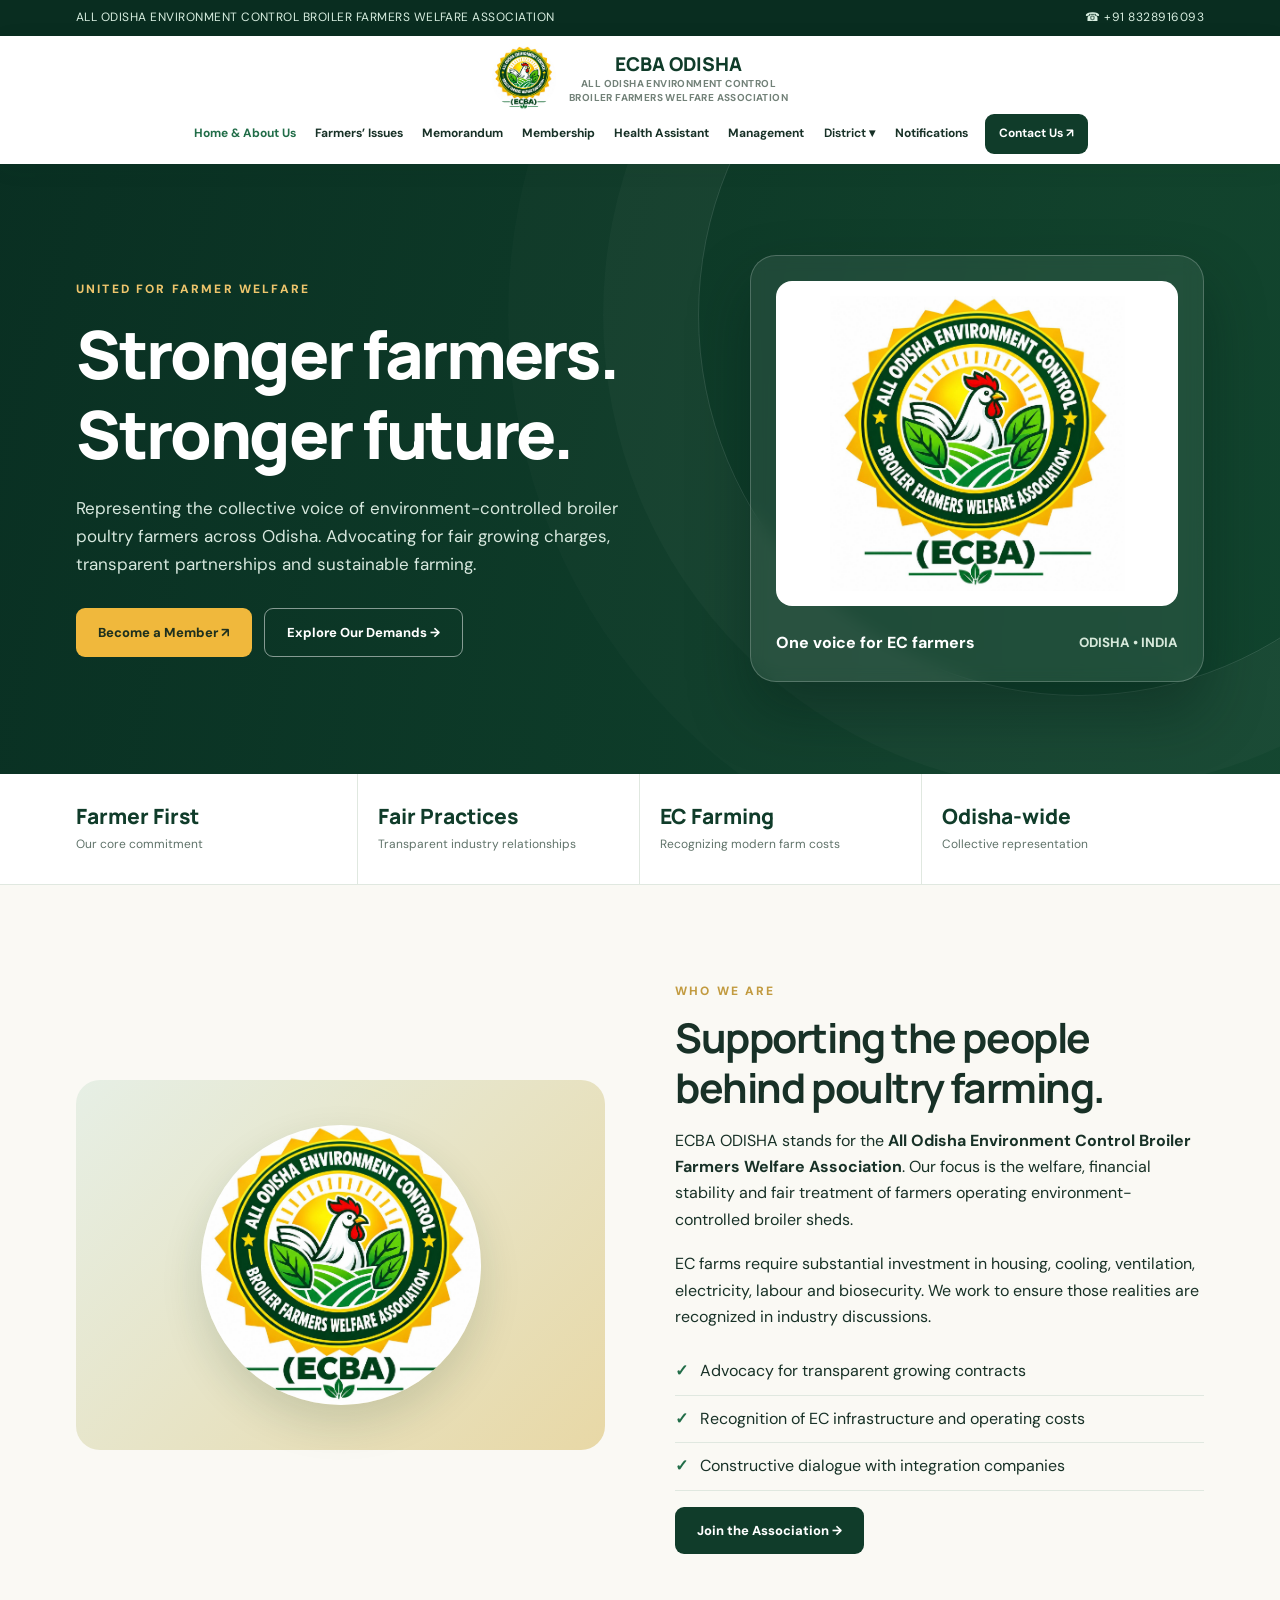
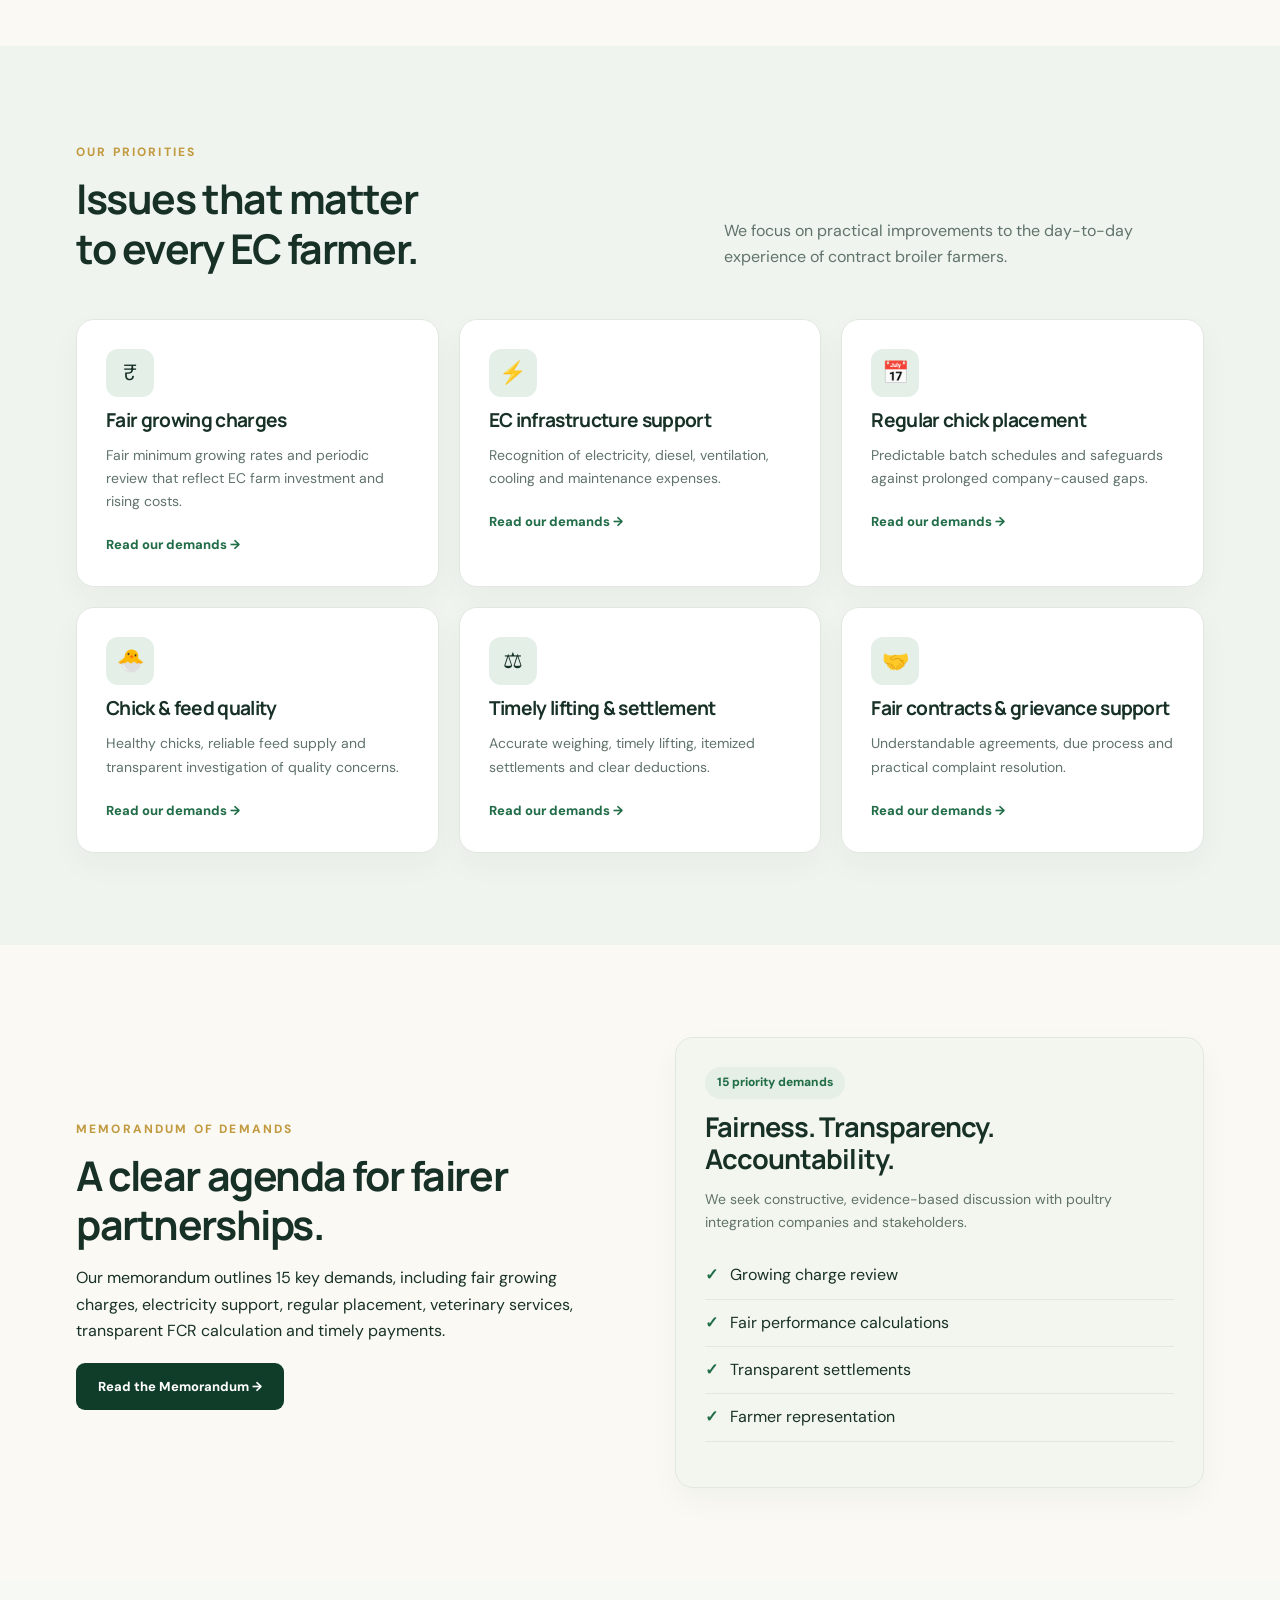
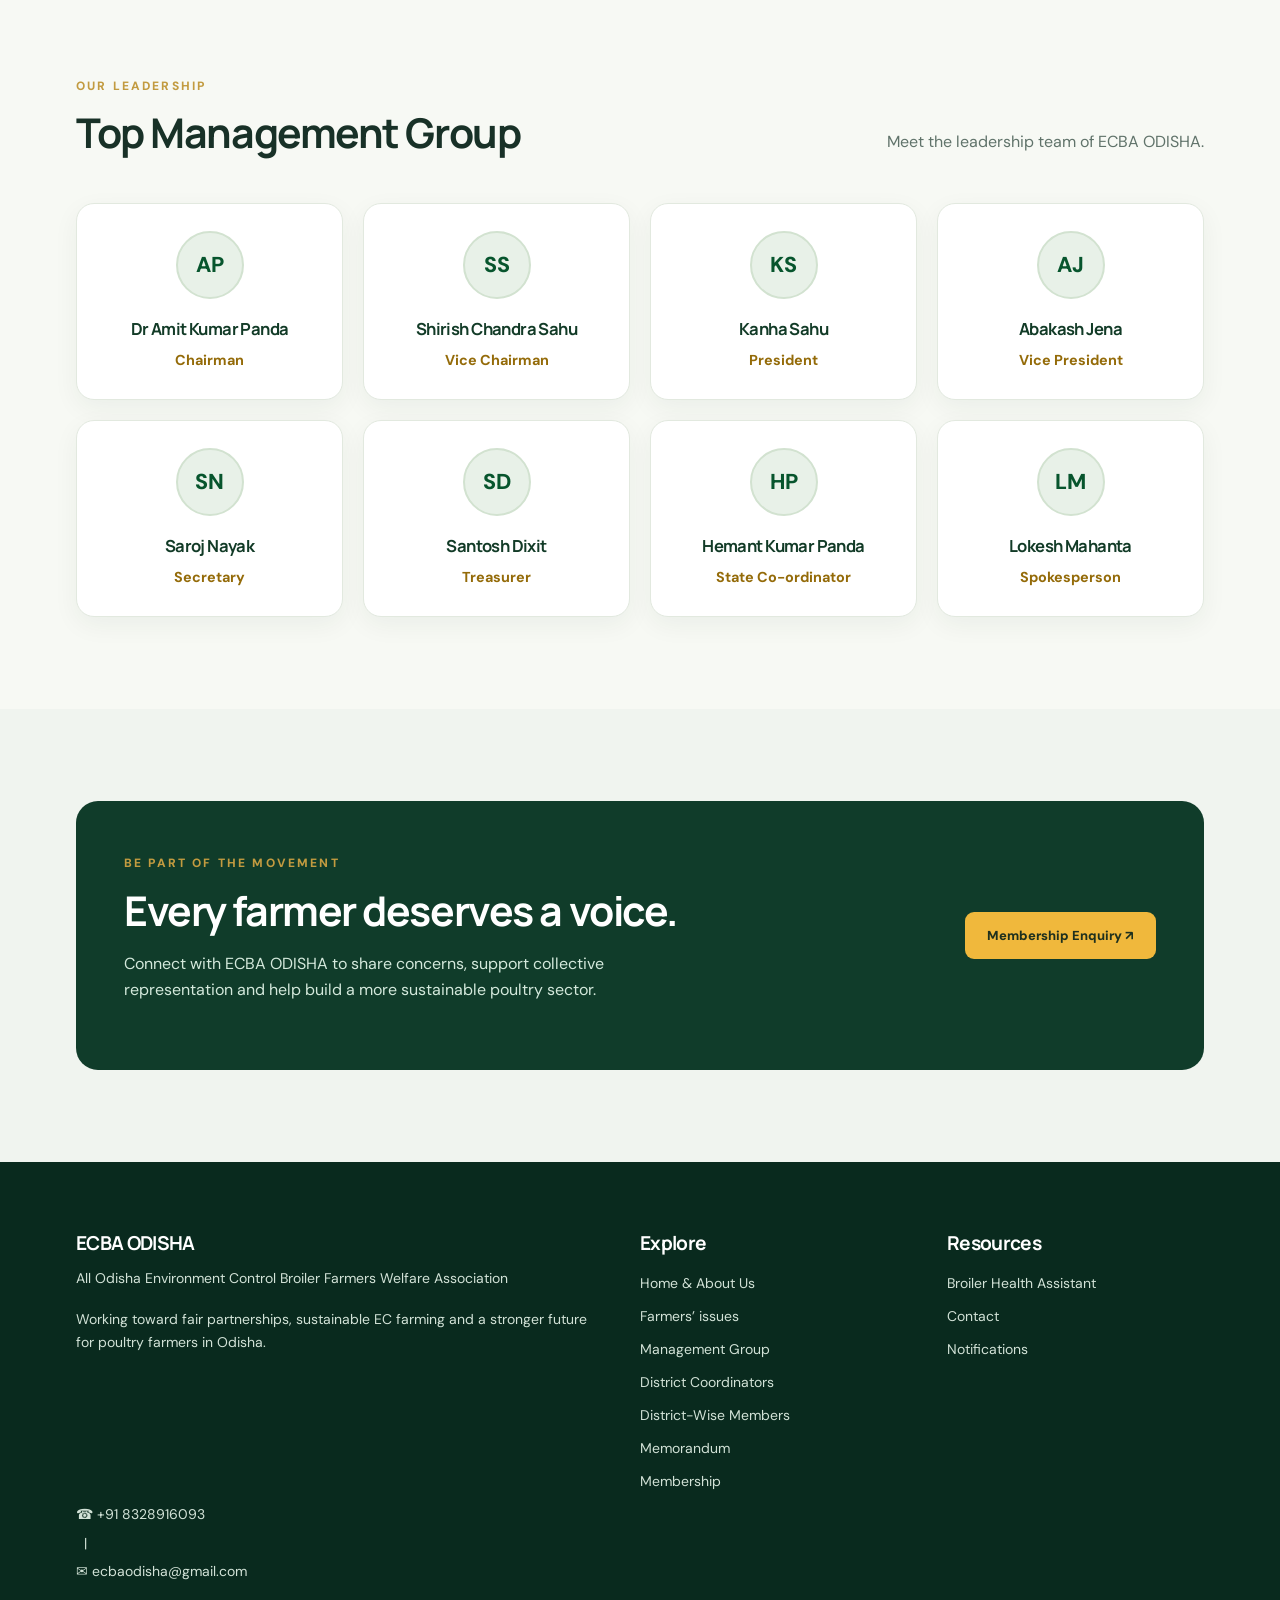
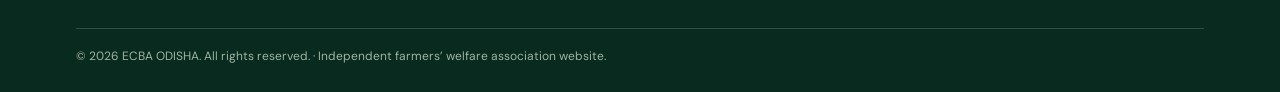
<file: index.html>
<!DOCTYPE html>
<html lang="en"><head>
<!-- Google tag (gtag.js) -->
<script async src="https://www.googletagmanager.com/gtag/js?id=G-P5WNPH2F5T"></script>
<script>
  window.dataLayer = window.dataLayer || [];
  function gtag(){dataLayer.push(arguments);}
  gtag('js', new Date());
  gtag('config', 'G-P5WNPH2F5T');
</script>
<meta charset="utf-8"/><meta content="width=device-width,initial-scale=1" name="viewport"/><meta content="ECBA ODISHA – All Odisha Environment Control Broiler Farmers Welfare Association. Supporting environment-controlled broiler farmers across Odisha." name="description"/><title>Home | ECBA ODISHA</title><link href="ecba-logo.jpg" rel="icon"/><link href="style.css" rel="stylesheet"/></head><body><div class="topbar"><div class="container"><span>ALL ODISHA ENVIRONMENT CONTROL BROILER FARMERS WELFARE ASSOCIATION</span><a href="tel:+918328916093" style="color:inherit;text-decoration:none">☎ +91 8328916093</a></div></div><header class="nav"><div class="container navinner"><a class="brand" href="index.html"><img alt="ECBA ODISHA official logo" src="ecba-logo.jpg"/><span><b>ECBA ODISHA</b><small>ALL ODISHA ENVIRONMENT CONTROL<br/>BROILER FARMERS WELFARE ASSOCIATION</small></span></a><button aria-expanded="false" aria-label="Toggle navigation" class="menu-btn" onclick="toggleMenu(this)">☰</button><nav class="links" id="navlinks"><a class="active" href="index.html">Home &amp; About Us</a><a class="" href="index.html#issues">Farmers’ Issues</a><a class="" href="memorandum.html">Memorandum</a><a class="" href="member.html">Membership</a><a class="" href="health.html">Health Assistant</a><a href="index.html#management">Management</a><div class="district-menu"><button aria-expanded="false" class="district-toggle" onclick="this.setAttribute('aria-expanded',this.getAttribute('aria-expanded')==='true'?'false':'true')" type="button">District ▾</button><div class="district-submenu"><a href="district-coordinators.html">District Coordinators</a><a href="district-members.html">District-Wise Members</a></div></div><a class="" href="notifications.html">Notifications</a><a class="btn btn-green" href="contact.html">Contact Us ↗</a></nav></div></header><main><div class="hero"><div class="container hero-grid"><div><div class="eyebrow">UNITED FOR FARMER WELFARE</div><h1>Stronger farmers.<br/>Stronger future.</h1><p>Representing the collective voice of environment-controlled broiler poultry farmers across Odisha. Advocating for fair growing charges, transparent partnerships and sustainable farming.</p><div class="actions"><a class="btn btn-gold" href="member.html">Become a Member ↗</a><a class="btn btn-outline" href="memorandum.html">Explore Our Demands →</a></div></div><div class="hero-card"><img alt="Official ECBA ODISHA association emblem" src="ecba-logo.jpg"/><div class="caption"><span>One voice for EC farmers</span><small>ODISHA • INDIA</small></div></div></div></div><div class="stats"><div class="container statsgrid"><div class="stat"><strong>Farmer First</strong><span>Our core commitment</span></div><div class="stat"><strong>Fair Practices</strong><span>Transparent industry relationships</span></div><div class="stat"><strong>EC Farming</strong><span>Recognizing modern farm costs</span></div><div class="stat"><strong>Odisha-wide</strong><span>Collective representation</span></div></div></div><section id="about"><div class="container split"><div class="photo-block"><img alt="ECBA ODISHA official emblem" src="ecba-logo.jpg"/></div><div><span class="eyebrow">WHO WE ARE</span><h2>Supporting the people behind poultry farming.</h2><p>ECBA ODISHA stands for the <b>All Odisha Environment Control Broiler Farmers Welfare Association</b>. Our focus is the welfare, financial stability and fair treatment of farmers operating environment-controlled broiler sheds.</p><p>EC farms require substantial investment in housing, cooling, ventilation, electricity, labour and biosecurity. We work to ensure those realities are recognized in industry discussions.</p><ul class="checks"><li>Advocacy for transparent growing contracts</li><li>Recognition of EC infrastructure and operating costs</li><li>Constructive dialogue with integration companies</li></ul><a class="btn btn-green" href="member.html">Join the Association →</a></div></div></section><section class="tint" id="issues"><div class="container"><div class="sectionhead"><div><span class="eyebrow">OUR PRIORITIES</span><h2>Issues that matter<br/>to every EC farmer.</h2></div><p>We focus on practical improvements to the day-to-day experience of contract broiler farmers.</p></div><div class="grid3"><article class="card"><span class="icon">₹</span><h3>Fair growing charges</h3><p>Fair minimum growing rates and periodic review that reflect EC farm investment and rising costs.</p><a href="memorandum.html">Read our demands →</a></article><article class="card"><span class="icon">⚡</span><h3>EC infrastructure support</h3><p>Recognition of electricity, diesel, ventilation, cooling and maintenance expenses.</p><a href="memorandum.html">Read our demands →</a></article><article class="card"><span class="icon">📅</span><h3>Regular chick placement</h3><p>Predictable batch schedules and safeguards against prolonged company-caused gaps.</p><a href="memorandum.html">Read our demands →</a></article><article class="card"><span class="icon">🐣</span><h3>Chick &amp; feed quality</h3><p>Healthy chicks, reliable feed supply and transparent investigation of quality concerns.</p><a href="memorandum.html">Read our demands →</a></article><article class="card"><span class="icon">⚖</span><h3>Timely lifting &amp; settlement</h3><p>Accurate weighing, timely lifting, itemized settlements and clear deductions.</p><a href="memorandum.html">Read our demands →</a></article><article class="card"><span class="icon">🤝</span><h3>Fair contracts &amp; grievance support</h3><p>Understandable agreements, due process and practical complaint resolution.</p><a href="memorandum.html">Read our demands →</a></article></div></div></section><section><div class="container split"><div><span class="eyebrow">MEMORANDUM OF DEMANDS</span><h2>A clear agenda for fairer partnerships.</h2><p>Our memorandum outlines 15 key demands, including fair growing charges, electricity support, regular placement, veterinary services, transparent FCR calculation and timely payments.</p><a class="btn btn-green" href="memorandum.html">Read the Memorandum →</a></div><div class="card" style="background:#f3f6ee"><span class="pill">15 priority demands</span><h3 style="font-size:1.7rem">Fairness. Transparency. Accountability.</h3><p>We seek constructive, evidence-based discussion with poultry integration companies and stakeholders.</p><ul class="checks"><li>Growing charge review</li><li>Fair performance calculations</li><li>Transparent settlements</li><li>Farmer representation</li></ul></div></div></section><section class="management-section" id="management"><div class="container"><div class="sectionhead"><div><span class="eyebrow">OUR LEADERSHIP</span><h2>Top Management Group</h2></div><p>Meet the leadership team of ECBA ODISHA.</p></div><div class="management-grid"><article class="leader-card"><div aria-hidden="true" class="leader-avatar">AP</div><h3>Dr Amit Kumar Panda</h3><p>Chairman</p></article><article class="leader-card"><div aria-hidden="true" class="leader-avatar">SS</div><h3>Shirish Chandra Sahu</h3><p>Vice Chairman</p></article><article class="leader-card"><div aria-hidden="true" class="leader-avatar">KS</div><h3>Kanha Sahu</h3><p>President</p></article><article class="leader-card"><div aria-hidden="true" class="leader-avatar">AJ</div><h3>Abakash Jena</h3><p>Vice President</p></article><article class="leader-card"><div aria-hidden="true" class="leader-avatar">SN</div><h3>Saroj Nayak</h3><p>Secretary</p></article><article class="leader-card"><div aria-hidden="true" class="leader-avatar">SD</div><h3>Santosh Dixit</h3><p>Treasurer</p></article><article class="leader-card"><div aria-hidden="true" class="leader-avatar">HP</div><h3>Hemant Kumar Panda</h3><p>State Co-ordinator</p></article><article class="leader-card"><div aria-hidden="true" class="leader-avatar">LM</div><h3>Lokesh Mahanta</h3><p>Spokesperson</p></article></div></div></section><section class="tint"><div class="container"><div class="banner"><div><span class="eyebrow">BE PART OF THE MOVEMENT</span><h2>Every farmer deserves a voice.</h2><p>Connect with ECBA ODISHA to share concerns, support collective representation and help build a more sustainable poultry sector.</p></div><a class="btn btn-gold" href="member.html">Membership Enquiry ↗</a></div></div></section></main><footer class="footer"><div class="container"><div class="footergrid"><div><h3>ECBA ODISHA</h3><p>All Odisha Environment Control Broiler Farmers Welfare Association</p><p>Working toward fair partnerships, sustainable EC farming and a stronger future for poultry farmers in Odisha.</p></div><div><h3>Explore</h3><a href="index.html">Home &amp; About Us</a><a href="index.html#issues">Farmers’ issues</a><a href="index.html#management">Management Group</a><a href="district-coordinators.html">District Coordinators</a><a href="district-members.html">District-Wise Members</a><a href="memorandum.html">Memorandum</a><a href="member.html">Membership</a></div><div><h3>Resources</h3><a href="health.html">Broiler Health Assistant</a><a href="contact.html">Contact</a><a href="notifications.html">Notifications</a></div></div><p><a href="tel:+918328916093" style="color:inherit">☎ +91 8328916093</a>   |   <a href="mailto:ecbaodisha@gmail.com" style="color:inherit">✉ ecbaodisha@gmail.com</a></p><div class="footbottom">© 2026 ECBA ODISHA. All rights reserved. · Independent farmers’ welfare association website.</div></div></footer><script src="script.js"></script></body></html>
</file>
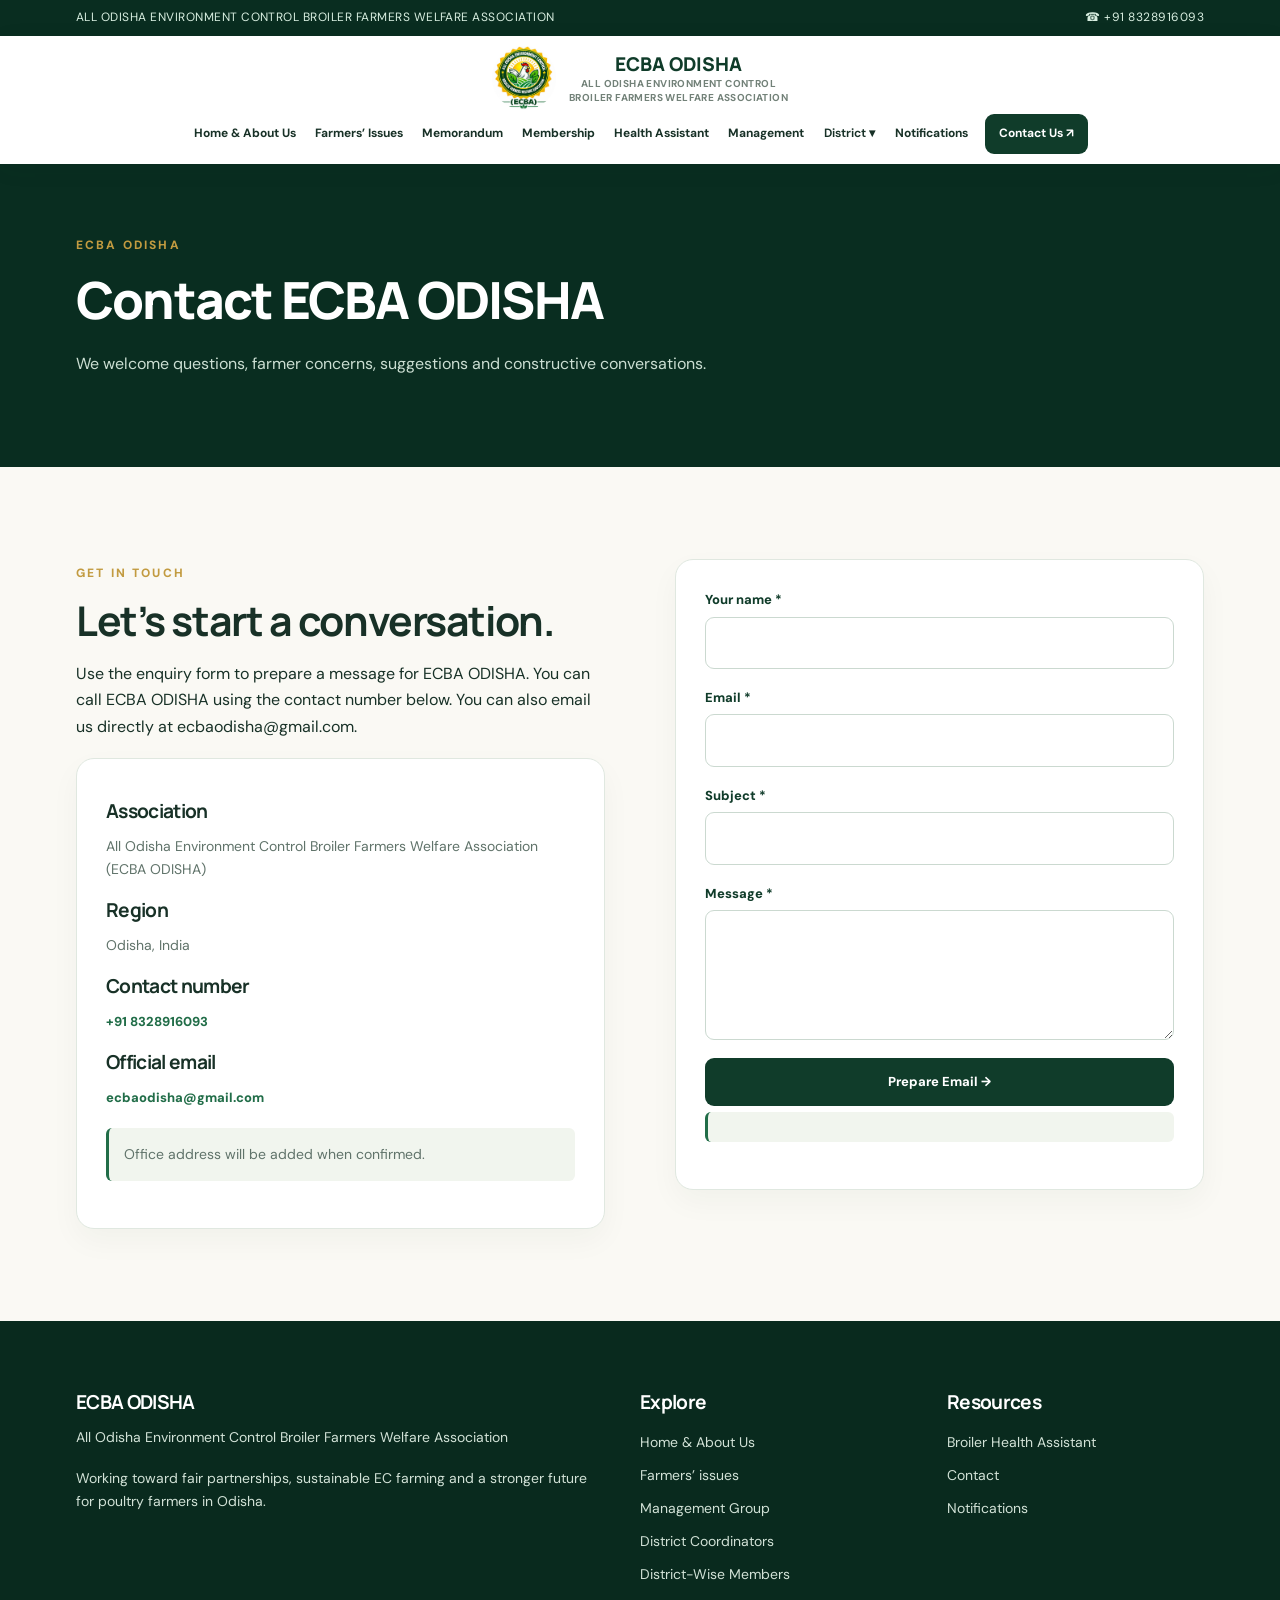
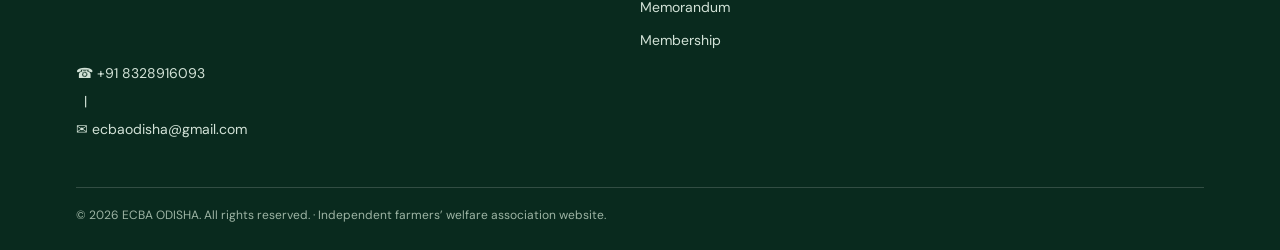
<file: contact.html>
<!DOCTYPE html>
<html lang="en"><head>
<!-- Google tag (gtag.js) -->
<script async src="https://www.googletagmanager.com/gtag/js?id=G-7CCPD0DZTF"></script>
<script>
  window.dataLayer = window.dataLayer || [];
  function gtag(){dataLayer.push(arguments);}
  gtag('js', new Date());
  gtag('config', 'G-7CCPD0DZTF');
</script>
<meta charset="utf-8"/><meta content="width=device-width,initial-scale=1" name="viewport"/><meta content="ECBA ODISHA – All Odisha Environment Control Broiler Farmers Welfare Association. Supporting environment-controlled broiler farmers across Odisha." name="description"/><title>Contact | ECBA ODISHA</title><link href="ecba-logo.jpg" rel="icon"/><link href="style.css" rel="stylesheet"/></head><body><div class="topbar"><div class="container"><span>ALL ODISHA ENVIRONMENT CONTROL BROILER FARMERS WELFARE ASSOCIATION</span><a href="tel:+918328916093" style="color:inherit;text-decoration:none">☎ +91 8328916093</a></div></div><header class="nav"><div class="container navinner"><a class="brand" href="index.html"><img alt="ECBA ODISHA official logo" src="ecba-logo.jpg"/><span><b>ECBA ODISHA</b><small>ALL ODISHA ENVIRONMENT CONTROL<br/>BROILER FARMERS WELFARE ASSOCIATION</small></span></a><button aria-expanded="false" aria-label="Toggle navigation" class="menu-btn" onclick="toggleMenu(this)">☰</button><nav class="links" id="navlinks"><a class="" href="index.html">Home &amp; About Us</a><a class="" href="index.html#issues">Farmers’ Issues</a><a class="" href="memorandum.html">Memorandum</a><a class="" href="member.html">Membership</a><a class="" href="health.html">Health Assistant</a><a href="index.html#management">Management</a><div class="district-menu"><button aria-expanded="false" class="district-toggle" onclick="this.setAttribute('aria-expanded',this.getAttribute('aria-expanded')==='true'?'false':'true')" type="button">District ▾</button><div class="district-submenu"><a href="district-coordinators.html">District Coordinators</a><a href="district-members.html">District-Wise Members</a></div></div><a class="" href="notifications.html">Notifications</a><a class="btn btn-green" href="contact.html">Contact Us ↗</a></nav></div></header><main><div class="page-hero"><div class="container"><div class="eyebrow">ECBA ODISHA</div><h1>Contact ECBA ODISHA</h1><p>We welcome questions, farmer concerns, suggestions and constructive conversations.</p></div></div><section><div class="container split" style="align-items:start"><div><span class="eyebrow">GET IN TOUCH</span><h2>Let’s start a conversation.</h2><p>Use the enquiry form to prepare a message for ECBA ODISHA. You can call ECBA ODISHA using the contact number below. You can also email us directly at ecbaodisha@gmail.com.</p><div class="card"><h3>Association</h3><p>All Odisha Environment Control Broiler Farmers Welfare Association (ECBA ODISHA)</p><h3>Region</h3><p>Odisha, India</p><h3>Contact number</h3><p><a href="tel:+918328916093">+91 8328916093</a></p><h3>Official email</h3><p><a href="mailto:ecbaodisha@gmail.com">ecbaodisha@gmail.com</a></p><p class="note">Office address will be added when confirmed.</p></div></div><form class="card form-grid" id="contactForm"><div class="field full"><label for="contactName">Your name *</label><input id="contactName" required=""/></div><div class="field full"><label for="contactEmail">Email *</label><input id="contactEmail" required="" type="email"/></div><div class="field full"><label for="contactSubject">Subject *</label><input id="contactSubject" required=""/></div><div class="field full"><label for="contactMessage">Message *</label><textarea id="contactMessage" required=""></textarea></div><div class="field full"><button class="btn btn-green">Prepare Email →</button><p class="note" id="contactStatus" role="status"></p></div></form></div></section></main><footer class="footer"><div class="container"><div class="footergrid"><div><h3>ECBA ODISHA</h3><p>All Odisha Environment Control Broiler Farmers Welfare Association</p><p>Working toward fair partnerships, sustainable EC farming and a stronger future for poultry farmers in Odisha.</p></div><div><h3>Explore</h3><a href="index.html">Home &amp; About Us</a><a href="index.html#issues">Farmers’ issues</a><a href="index.html#management">Management Group</a><a href="district-coordinators.html">District Coordinators</a><a href="district-members.html">District-Wise Members</a><a href="memorandum.html">Memorandum</a><a href="member.html">Membership</a></div><div><h3>Resources</h3><a href="health.html">Broiler Health Assistant</a><a href="contact.html">Contact</a><a href="notifications.html">Notifications</a></div></div><p><a href="tel:+918328916093" style="color:inherit">☎ +91 8328916093</a>   |   <a href="mailto:ecbaodisha@gmail.com" style="color:inherit">✉ ecbaodisha@gmail.com</a></p><div class="footbottom">© 2026 ECBA ODISHA. All rights reserved. · Independent farmers’ welfare association website.</div></div></footer><script src="script.js"></script></body></html>
</file>
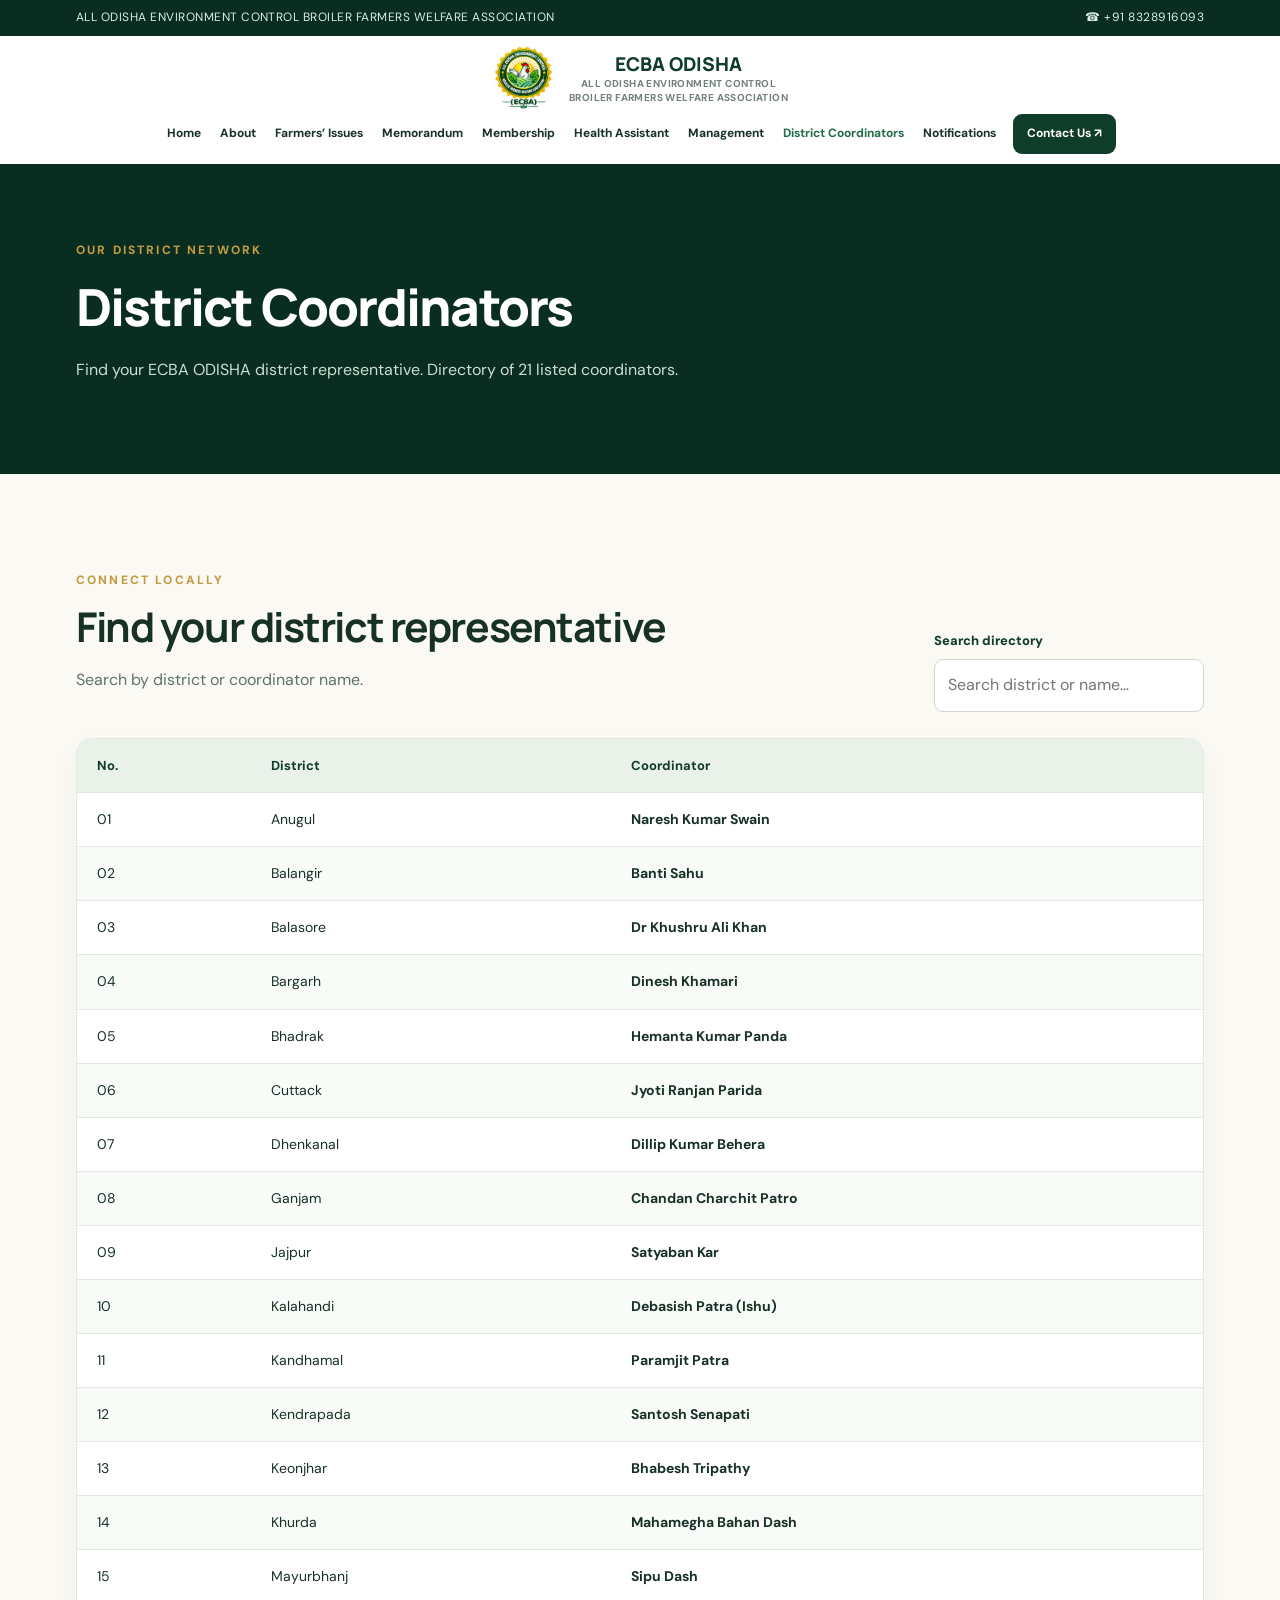
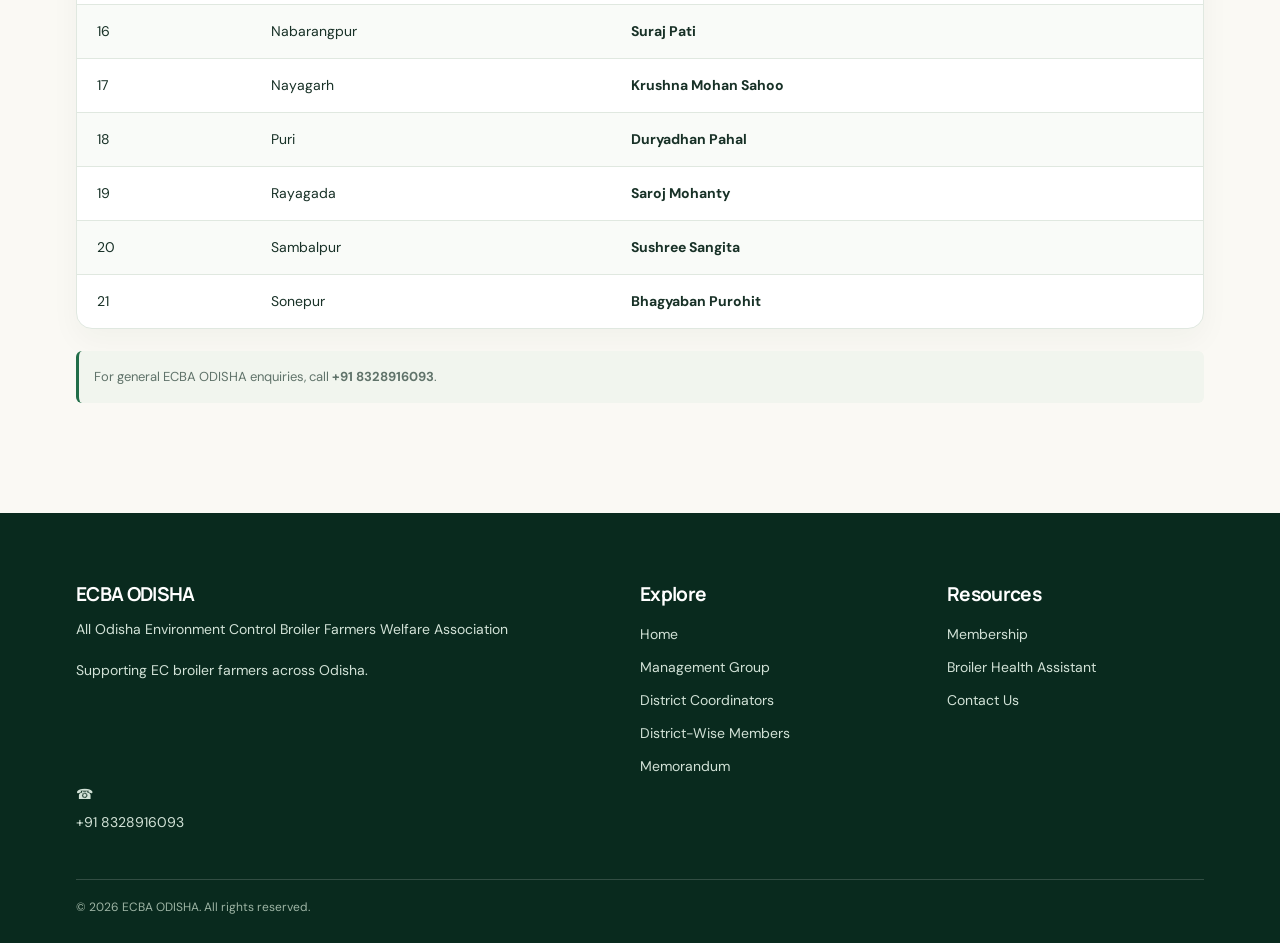
<file: district-coordinators.html>
<!DOCTYPE html>

<html lang="en"><head>
<!-- Google tag (gtag.js) -->
<script async src="https://www.googletagmanager.com/gtag/js?id=G-7CCPD0DZTF"></script>
<script>
  window.dataLayer = window.dataLayer || [];
  function gtag(){dataLayer.push(arguments);}
  gtag('js', new Date());
  gtag('config', 'G-7CCPD0DZTF');
</script>
<meta charset="utf-8"/><meta content="width=device-width, initial-scale=1" name="viewport"/><meta content="ECBA ODISHA district coordinators directory." name="description"/><title>District Coordinators | ECBA ODISHA</title><link href="ecba-logo.jpg" rel="icon"/><link href="style.css" rel="stylesheet"/></head><body><div class="topbar"><div class="container"><span>ALL ODISHA ENVIRONMENT CONTROL BROILER FARMERS WELFARE ASSOCIATION</span><a href="tel:+918328916093" style="color:inherit">☎ +91 8328916093</a></div></div><header class="nav"><div class="container navinner"><a class="brand" href="index.html"><img alt="ECBA ODISHA official logo" src="ecba-logo.jpg"/><span><b>ECBA ODISHA</b><small>ALL ODISHA ENVIRONMENT CONTROL<br/>BROILER FARMERS WELFARE ASSOCIATION</small></span></a><button aria-expanded="false" aria-label="Toggle navigation" class="menu-btn" onclick="toggleMenu(this)">☰</button><nav class="links" id="navlinks"><a href="index.html">Home</a><a href="index.html#about">About</a><a href="index.html#issues">Farmers’ Issues</a><a href="memorandum.html">Memorandum</a><a href="member.html">Membership</a><a href="health.html">Health Assistant</a><a href="index.html#management">Management</a><a class="active" href="district-coordinators.html">District Coordinators</a><a class="" href="notifications.html">Notifications</a><a class="btn btn-green" href="contact.html">Contact Us ↗</a></nav></div></header><main><div class="page-hero"><div class="container"><span class="eyebrow">OUR DISTRICT NETWORK</span><h1>District Coordinators</h1><p>Find your ECBA ODISHA district representative. Directory of 21 listed coordinators.</p></div></div><section class="district-section"><div class="container"><div class="district-intro"><div><span class="eyebrow">CONNECT LOCALLY</span><h2>Find your district representative</h2><p>Search by district or coordinator name. </p></div><div class="district-search"><label for="districtSearch">Search directory</label><input autocomplete="off" id="districtSearch" placeholder="Search district or name…" type="search"/></div></div><div class="district-table-wrap"><table class="district-table"><thead><tr><th>No.</th><th>District</th><th>Coordinator</th></tr></thead><tbody id="districtRows"><tr><td>01</td><td>Anugul</td><td><strong>Naresh Kumar Swain</strong></td></tr>
<tr><td>02</td><td>Balangir</td><td><strong>Banti Sahu</strong></td></tr>
<tr><td>03</td><td>Balasore</td><td><strong>Dr Khushru Ali Khan</strong></td></tr>
<tr><td>04</td><td>Bargarh</td><td><strong>Dinesh Khamari</strong></td></tr>
<tr><td>05</td><td>Bhadrak</td><td><strong>Hemanta Kumar Panda</strong></td></tr>
<tr><td>06</td><td>Cuttack</td><td><strong>Jyoti Ranjan Parida</strong></td></tr>
<tr><td>07</td><td>Dhenkanal</td><td><strong>Dillip Kumar Behera</strong></td></tr>
<tr><td>08</td><td>Ganjam</td><td><strong>Chandan Charchit Patro</strong></td></tr>
<tr><td>09</td><td>Jajpur</td><td><strong>Satyaban Kar</strong></td></tr>
<tr><td>10</td><td>Kalahandi</td><td><strong>Debasish Patra (Ishu)</strong></td></tr>
<tr><td>11</td><td>Kandhamal</td><td><strong>Paramjit Patra</strong></td></tr>
<tr><td>12</td><td>Kendrapada</td><td><strong>Santosh Senapati</strong></td></tr>
<tr><td>13</td><td>Keonjhar</td><td><strong>Bhabesh Tripathy</strong></td></tr>
<tr><td>14</td><td>Khurda</td><td><strong>Mahamegha Bahan Dash</strong></td></tr>
<tr><td>15</td><td>Mayurbhanj</td><td><strong>Sipu Dash</strong></td></tr>
<tr><td>16</td><td>Nabarangpur</td><td><strong>Suraj Pati</strong></td></tr>
<tr><td>17</td><td>Nayagarh</td><td><strong>Krushna Mohan Sahoo</strong></td></tr>
<tr><td>18</td><td>Puri</td><td><strong>Duryadhan Pahal</strong></td></tr>
<tr><td>19</td><td>Rayagada</td><td><strong>Saroj Mohanty</strong></td></tr>
<tr><td>20</td><td>Sambalpur</td><td><strong>Sushree Sangita</strong></td></tr>
<tr><td>21</td><td>Sonepur</td><td><strong>Bhagyaban Purohit</strong></td></tr></tbody></table><p class="district-empty" hidden="" id="districtEmpty">No matching coordinators found.</p></div><p class="note" style="margin-top:22px">For general ECBA ODISHA enquiries, call <a href="tel:+918328916093"><strong>+91 8328916093</strong></a>.</p></div></section></main><footer class="footer"><div class="container"><div class="footergrid"><div><h3>ECBA ODISHA</h3><p>All Odisha Environment Control Broiler Farmers Welfare Association</p><p>Supporting EC broiler farmers across Odisha.</p></div><div><h3>Explore</h3><a href="index.html">Home</a><a href="index.html#management">Management Group</a><a href="district-coordinators.html">District Coordinators</a><a href="district-members.html">District-Wise Members</a><a href="memorandum.html">Memorandum</a></div><div><h3>Resources</h3><a href="member.html">Membership</a><a href="health.html">Broiler Health Assistant</a><a href="contact.html">Contact Us</a></div></div><p>☎ <a href="tel:+918328916093">+91 8328916093</a></p><div class="footbottom">© 2026 ECBA ODISHA. All rights reserved.</div></div></footer><script src="script.js"></script><script>const input=document.getElementById('districtSearch');input.addEventListener('input',()=>{const term=input.value.trim().toLocaleLowerCase();let count=0;document.querySelectorAll('#districtRows tr').forEach(row=>{const match=row.textContent.toLocaleLowerCase().includes(term);row.hidden=!match;if(match)count++});document.getElementById('districtEmpty').hidden=count!==0;});</script></body></html>
</file>
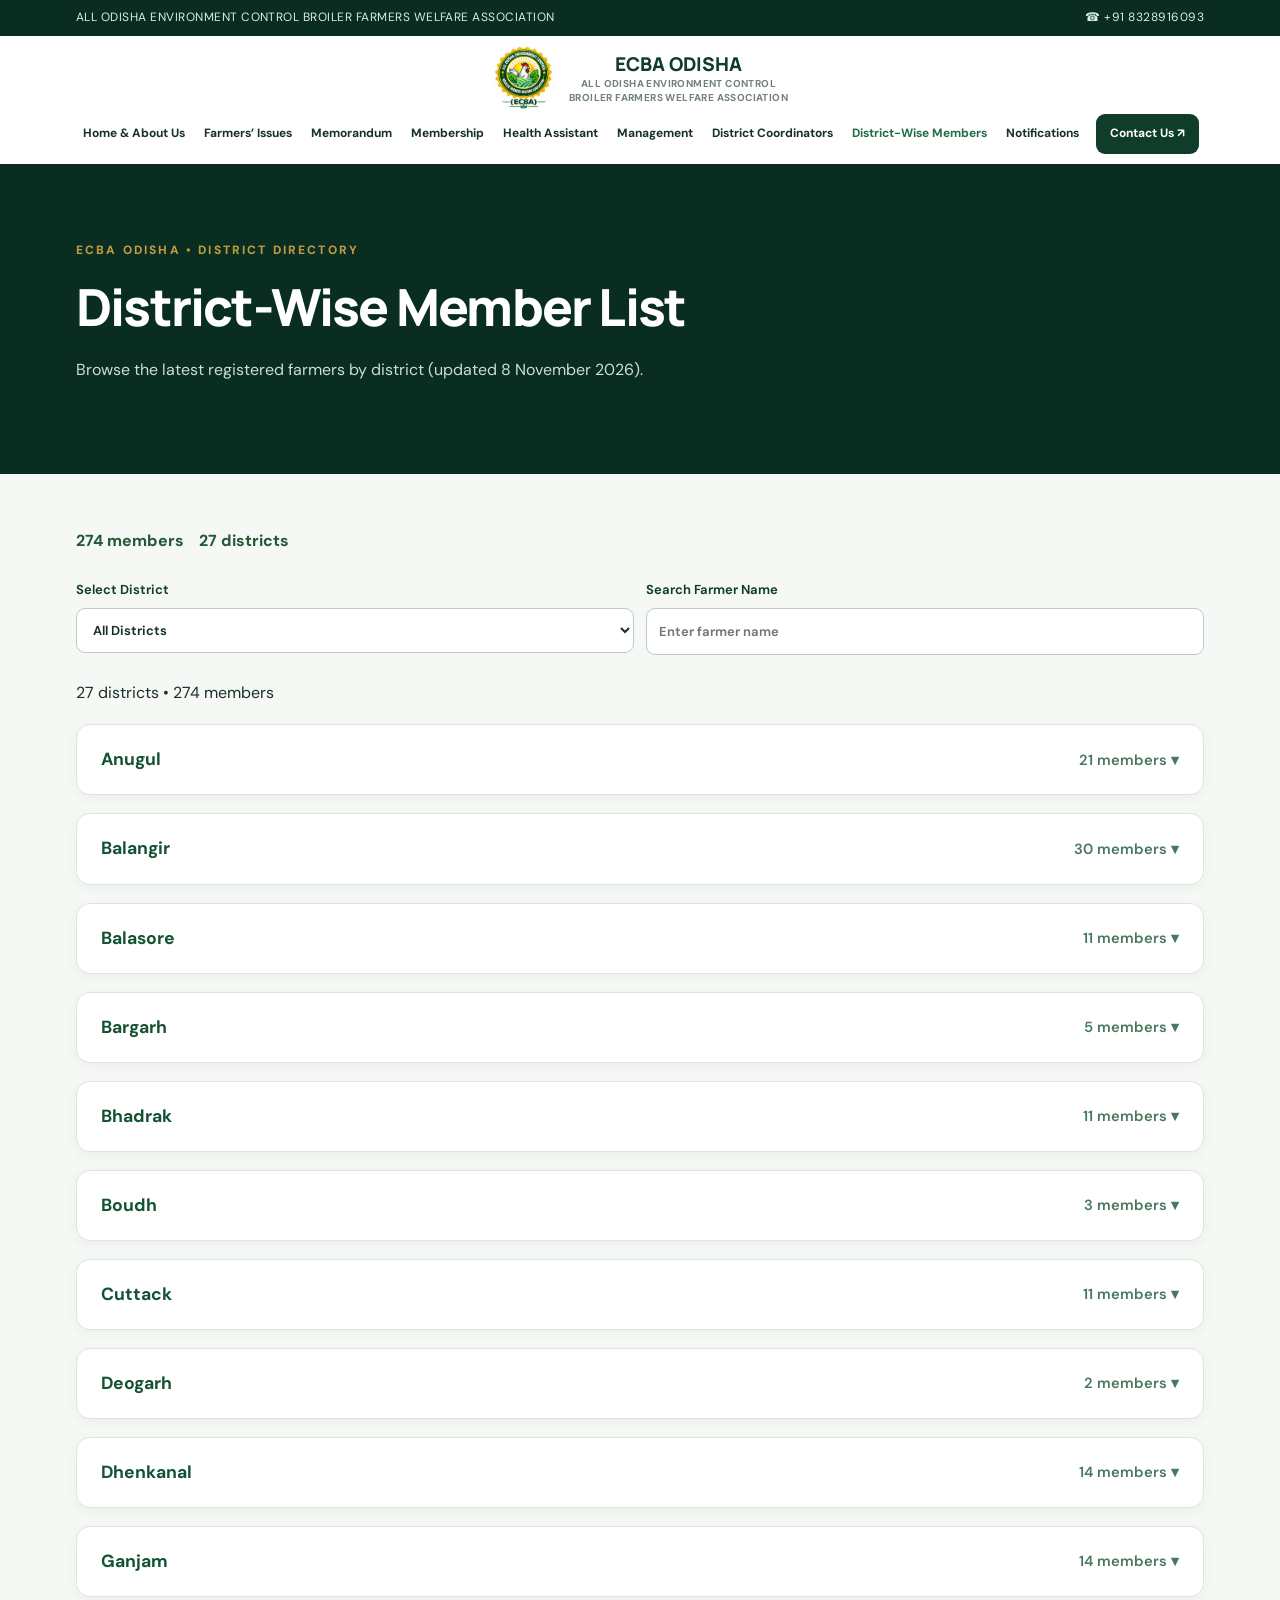
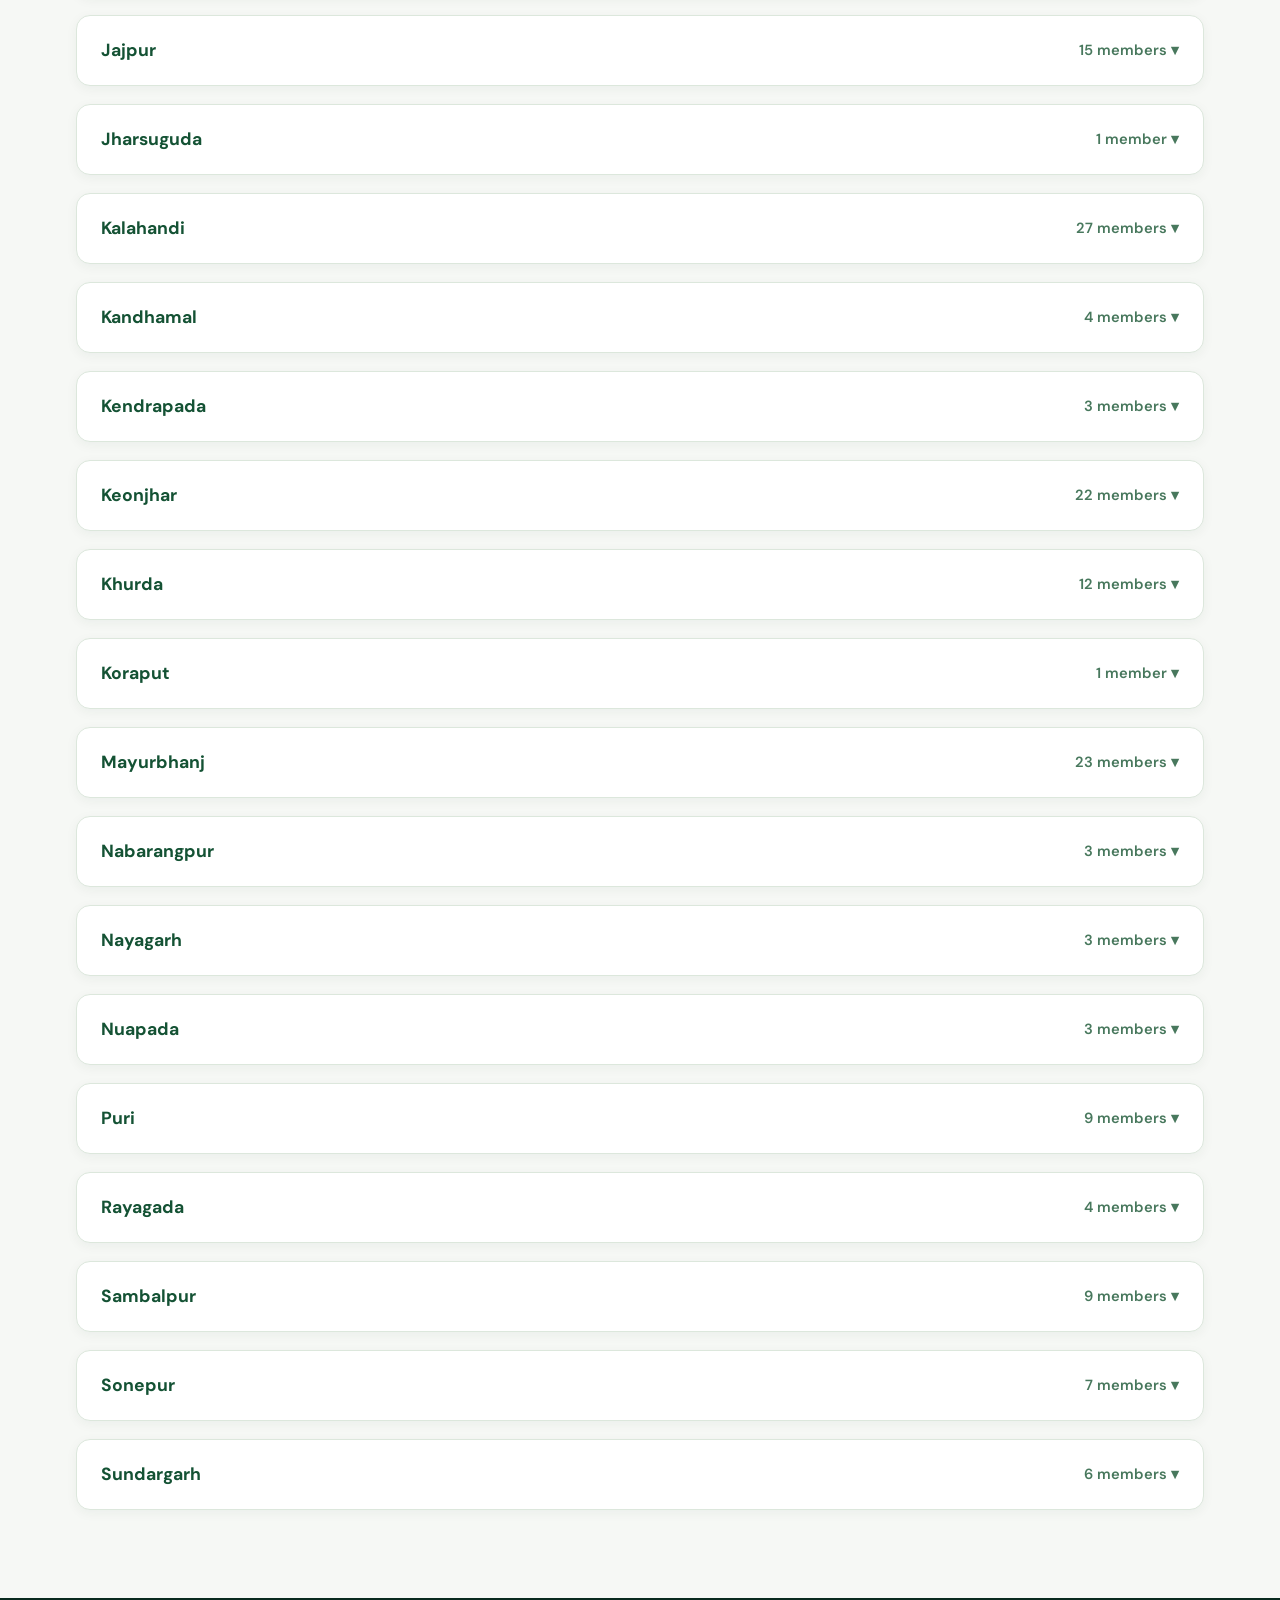
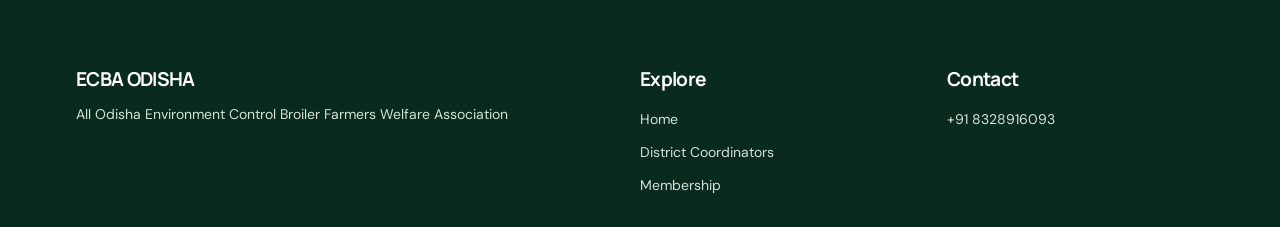
<file: district-members.html>
<!DOCTYPE html>

<html lang="en"><head>
<!-- Google tag (gtag.js) -->
<script async="" src="https://www.googletagmanager.com/gtag/js?id=G-7CCPD0DZTF"></script>
<script>
  window.dataLayer = window.dataLayer || [];
  function gtag(){dataLayer.push(arguments);}
  gtag('js', new Date());
  gtag('config', 'G-7CCPD0DZTF');
</script>
<meta charset="utf-8"/><meta content="width=device-width,initial-scale=1" name="viewport"/><meta content="ECBA ODISHA – All Odisha Environment Control Broiler Farmers Welfare Association. Supporting environment-controlled broiler farmers across Odisha." name="description"/><title>Home | ECBA ODISHA</title><link href="ecba-logo.jpg" rel="icon"/><link href="style.css" rel="stylesheet"/><style>
.member-area{background:#f6f8f5;padding:55px 0 85px}.member-controls{display:flex;gap:14px;align-items:center;flex-wrap:wrap;margin:24px 0}.member-controls input,.member-controls select{background:#fff;border:1px solid #ccd8d0;border-radius:12px;padding:14px 16px;font:inherit;min-width:220px;max-width:100%;flex:1}.member-summary{display:flex;gap:12px;flex-wrap:wrap;margin:18px 0}.member-stat{background:#fff;padding:14px 22px;border-radius:14px;border:1px solid #e2eae3;color:#175039;font-weight:700}.member-district{background:#fff;border:1px solid #dce7de;border-radius:16px;margin:14px 0;overflow:hidden;box-shadow:0 4px 15px rgba(10,50,25,.035)}.member-district summary{cursor:pointer;display:flex;align-items:center;justify-content:space-between;gap:12px;padding:20px 24px;font-weight:800;font-size:1.14rem;color:#173f2d}.member-district summary::marker{color:#b99a3e}.member-count{font-size:.84rem;font-weight:600;background:#eaf3e9;color:#2d6b43;border-radius:50px;padding:7px 12px;white-space:nowrap}.member-list{list-style:none;margin:0;padding:0 20px 22px;display:grid;grid-template-columns:repeat(3,minmax(0,1fr));gap:10px}.member-item{display:flex;gap:10px;align-items:center;border:1px solid #e8eee9;border-radius:10px;padding:12px 14px;overflow-wrap:anywhere;font-size:.95rem}.member-icon{font-size:.5rem;color:#ba9839}.member-district[hidden],.member-item[hidden]{display:none}.member-note{font-size:.94rem;color:#526359;margin:20px 0}.member-no-results{padding:25px;text-align:center;background:#fff;border-radius:12px}@media(max-width:800px){.member-list{grid-template-columns:repeat(2,minmax(0,1fr))}}@media(max-width:560px){.member-list{grid-template-columns:1fr}.member-controls{display:block}.member-controls input,.member-controls select{width:100%;margin-bottom:10px}.member-district summary{padding:16px}}
</style><style>
/* Click district name to reveal its member table */
.district-block{margin-bottom:13px;border-radius:14px;overflow:hidden;border:1px solid #dce7dc;background:#fff;box-shadow:0 3px 12px rgba(10,55,32,.05)}
.district-block summary{cursor:pointer;padding:20px 24px;display:flex;justify-content:space-between;align-items:center;font-size:1.1rem;font-weight:700;color:#145234;list-style:none;min-height:64px}
.district-block summary::-webkit-details-marker{display:none}
.district-block summary span{font-size:.92rem;font-weight:600;color:#48785d}
.district-block[open] summary{background:#eef7ef;border-bottom:1px solid #dce7dc}
.district-block summary:hover,.district-block summary:focus-visible{background:#eef7ef}
.member-table-wrap{overflow-x:auto}
.member-table{width:100%;border-collapse:collapse}
.member-table th,.member-table td{padding:12px 15px;text-align:left;border-bottom:1px solid #edf1ed}
.member-table th{background:#f7faf7}
@media(max-width:600px){.district-block summary{padding:16px}.member-table th,.member-table td{padding:10px 8px;font-size:.86rem}}
</style></head><body><div class="topbar"><div class="container"><span>ALL ODISHA ENVIRONMENT CONTROL BROILER FARMERS WELFARE ASSOCIATION</span><a href="tel:+918328916093" style="color:inherit;text-decoration:none">☎ +91 8328916093</a></div></div><header class="nav"><div class="container navinner"><a class="brand" href="index.html"><img alt="ECBA ODISHA official logo" src="ecba-logo.jpg"/><span><b>ECBA ODISHA</b><small>ALL ODISHA ENVIRONMENT CONTROL<br/>BROILER FARMERS WELFARE ASSOCIATION</small></span></a><button aria-expanded="false" aria-label="Toggle navigation" class="menu-btn" onclick="toggleMenu(this)">☰</button><nav class="links" id="navlinks"><a class="" href="index.html">Home &amp; About Us</a><a class="" href="index.html#issues">Farmers’ Issues</a><a class="" href="memorandum.html">Memorandum</a><a class="" href="member.html">Membership</a><a class="" href="health.html">Health Assistant</a><a href="index.html#management">Management</a><a href="district-coordinators.html">District Coordinators</a><a class="active" href="district-members.html">District-Wise Members</a><a class="" href="notifications.html">Notifications</a><a class="btn btn-green" href="contact.html">Contact Us ↗</a></nav></div></header><main><div class="page-hero"><div class="container"><span class="eyebrow">ECBA ODISHA • DISTRICT DIRECTORY</span><h1>District-Wise Member List</h1><p>Browse the latest registered farmers by district (updated 8 November 2026).</p></div></div><section style="background:#f6f8f5;padding:40px 0 75px"><div class="container"><div class="directory-meta"><span>274 members</span><span>27 districts</span></div><div class="directory-controls"><label for="districtFilter">Select District<select id="districtFilter"><option value="">All Districts</option><option value="Anugul">Anugul</option><option value="Balangir">Balangir</option><option value="Balasore">Balasore</option><option value="Bargarh">Bargarh</option><option value="Bhadrak">Bhadrak</option><option value="Boudh">Boudh</option><option value="Cuttack">Cuttack</option><option value="Deogarh">Deogarh</option><option value="Dhenkanal">Dhenkanal</option><option value="Ganjam">Ganjam</option><option value="Jajpur">Jajpur</option><option value="Jharsuguda">Jharsuguda</option><option value="Kalahandi">Kalahandi</option><option value="Kandhamal">Kandhamal</option><option value="Kendrapada">Kendrapada</option><option value="Keonjhar">Keonjhar</option><option value="Khurda">Khurda</option><option value="Koraput">Koraput</option><option value="Mayurbhanj">Mayurbhanj</option><option value="Nabarangpur">Nabarangpur</option><option value="Nayagarh">Nayagarh</option><option value="Nuapada">Nuapada</option><option value="Puri">Puri</option><option value="Rayagada">Rayagada</option><option value="Sambalpur">Sambalpur</option><option value="Sonepur">Sonepur</option><option value="Sundargarh">Sundargarh</option></select></label><label for="nameFilter">Search Farmer Name<input id="nameFilter" placeholder="Enter farmer name" type="search"/></label></div><p id="memberCount" role="status"></p><details class="district-block" data-district="Anugul"><summary>Anugul <span>21 members</span></summary><div class="member-table-wrap"><table class="member-table"><thead><tr><th scope="col">Sl. No.</th><th scope="col">Farmer ID</th><th scope="col">Farmer’s Name</th></tr></thead><tbody><tr class="member-row" data-name="naresh kumar swain"><td>1</td><td>44</td><td>Naresh Kumar Swain</td></tr><tr class="member-row" data-name="soumitra mohapatra"><td>2</td><td>54</td><td>Soumitra Mohapatra</td></tr><tr class="member-row" data-name="prasanta kumar sahoo"><td>3</td><td>55</td><td>Prasanta Kumar Sahoo</td></tr><tr class="member-row" data-name="chittaranjan prdhan"><td>4</td><td>140</td><td>Chittaranjan Prdhan</td></tr><tr class="member-row" data-name="soumya prakash rautray"><td>5</td><td>142</td><td>Soumya Prakash Rautray</td></tr><tr class="member-row" data-name="priyanka sahu"><td>6</td><td>145</td><td>Priyanka Sahu</td></tr><tr class="member-row" data-name="bhagaban nayak"><td>7</td><td>155</td><td>Bhagaban Nayak</td></tr><tr class="member-row" data-name="yoshobanti behera"><td>8</td><td>158</td><td>Yoshobanti Behera</td></tr><tr class="member-row" data-name="nihar ranjan rout"><td>9</td><td>159</td><td>Nihar Ranjan Rout</td></tr><tr class="member-row" data-name="bishnu shankar nanda"><td>10</td><td>161</td><td>Bishnu Shankar Nanda</td></tr><tr class="member-row" data-name="samira garhnayak"><td>11</td><td>162</td><td>Samira Garhnayak</td></tr><tr class="member-row" data-name="pramod kumar mahaptra"><td>12</td><td>164</td><td>Pramod Kumar Mahaptra</td></tr><tr class="member-row" data-name="ranjan nakchi"><td>13</td><td>167</td><td>Ranjan Nakchi</td></tr><tr class="member-row" data-name="pitamber sahoo"><td>14</td><td>168</td><td>Pitamber Sahoo</td></tr><tr class="member-row" data-name="benudhar pradhan"><td>15</td><td>169</td><td>Benudhar Pradhan</td></tr><tr class="member-row" data-name="soubhagya kumar acharya"><td>16</td><td>185</td><td>Soubhagya Kumar Acharya</td></tr><tr class="member-row" data-name="sumeet panda"><td>17</td><td>190</td><td>Sumeet Panda</td></tr><tr class="member-row" data-name="prasanta kumar sahoo"><td>18</td><td>212</td><td>Prasanta Kumar Sahoo</td></tr><tr class="member-row" data-name="lalatendu bibyadhar biswal"><td>19</td><td>223</td><td>Lalatendu Bibyadhar Biswal</td></tr><tr class="member-row" data-name="purnima panda"><td>20</td><td>252</td><td>Purnima Panda</td></tr><tr class="member-row" data-name="tapan kumar pradhan"><td>21</td><td>269</td><td>Tapan Kumar Pradhan</td></tr></tbody></table></div></details><details class="district-block" data-district="Balangir"><summary>Balangir <span>30 members</span></summary><div class="member-table-wrap"><table class="member-table"><thead><tr><th scope="col">Sl. No.</th><th scope="col">Farmer ID</th><th scope="col">Farmer’s Name</th></tr></thead><tbody><tr class="member-row" data-name="ashish kumar acharya"><td>1</td><td>35</td><td>Ashish Kumar Acharya</td></tr><tr class="member-row" data-name="abinash panigrahi"><td>2</td><td>48</td><td>Abinash Panigrahi</td></tr><tr class="member-row" data-name="banti sahu"><td>3</td><td>64</td><td>Banti Sahu</td></tr><tr class="member-row" data-name="nalini meher"><td>4</td><td>70</td><td>Nalini Meher</td></tr><tr class="member-row" data-name="dibya lochan patel"><td>5</td><td>82</td><td>Dibya Lochan Patel</td></tr><tr class="member-row" data-name="pritam dash"><td>6</td><td>96</td><td>Pritam Dash</td></tr><tr class="member-row" data-name="debashish panigrahi"><td>7</td><td>97</td><td>Debashish Panigrahi</td></tr><tr class="member-row" data-name="sameeran thakur"><td>8</td><td>124</td><td>Sameeran Thakur</td></tr><tr class="member-row" data-name="sanjib kumar tripthy"><td>9</td><td>139</td><td>Sanjib Kumar Tripthy</td></tr><tr class="member-row" data-name="sudarsan patel"><td>10</td><td>141</td><td>Sudarsan Patel</td></tr><tr class="member-row" data-name="dhirjay nag"><td>11</td><td>146</td><td>Dhirjay Nag</td></tr><tr class="member-row" data-name="mohan bariha"><td>12</td><td>157</td><td>Mohan Bariha</td></tr><tr class="member-row" data-name="md jabid"><td>13</td><td>165</td><td>Md Jabid</td></tr><tr class="member-row" data-name="nilofar bano"><td>14</td><td>166</td><td>Nilofar Bano</td></tr><tr class="member-row" data-name="bipul behera"><td>15</td><td>175</td><td>Bipul Behera</td></tr><tr class="member-row" data-name="prabhupallav mishra"><td>16</td><td>188</td><td>Prabhupallav Mishra</td></tr><tr class="member-row" data-name="piyush kumar barik"><td>17</td><td>202</td><td>Piyush Kumar Barik</td></tr><tr class="member-row" data-name="hari narayan mishra"><td>18</td><td>206</td><td>Hari Narayan Mishra</td></tr><tr class="member-row" data-name="deepankar acharya"><td>19</td><td>208</td><td>Deepankar Acharya</td></tr><tr class="member-row" data-name="sushant kumar meher"><td>20</td><td>235</td><td>Sushant Kumar meher</td></tr><tr class="member-row" data-name="prabhas kumar panigrahi"><td>21</td><td>238</td><td>Prabhas Kumar Panigrahi</td></tr><tr class="member-row" data-name="tusara kanta bishi"><td>22</td><td>240</td><td>Tusara Kanta Bishi</td></tr><tr class="member-row" data-name="sachikanta patel"><td>23</td><td>241</td><td>Sachikanta Patel</td></tr><tr class="member-row" data-name="minaketan nanda"><td>24</td><td>242</td><td>Minaketan Nanda</td></tr><tr class="member-row" data-name="maa samalshwari poutry"><td>25</td><td>247</td><td>Maa Samalshwari Poutry</td></tr><tr class="member-row" data-name="manoj kumar sahu"><td>26</td><td>249</td><td>Manoj Kumar Sahu</td></tr><tr class="member-row" data-name="susanta kumar patel"><td>27</td><td>250</td><td>Susanta Kumar Patel</td></tr><tr class="member-row" data-name="raghunath putel"><td>28</td><td>251</td><td>Raghunath Putel</td></tr><tr class="member-row" data-name="abhujit panigrahi"><td>29</td><td>255</td><td>Abhujit Panigrahi</td></tr><tr class="member-row" data-name="ganesh sahu"><td>30</td><td>275</td><td>Ganesh Sahu</td></tr></tbody></table></div></details><details class="district-block" data-district="Balasore"><summary>Balasore <span>11 members</span></summary><div class="member-table-wrap"><table class="member-table"><thead><tr><th scope="col">Sl. No.</th><th scope="col">Farmer ID</th><th scope="col">Farmer’s Name</th></tr></thead><tbody><tr class="member-row" data-name="er chandra kanta barik"><td>1</td><td>27</td><td>Er Chandra Kanta Barik</td></tr><tr class="member-row" data-name="amarjit"><td>2</td><td>37</td><td>Amarjit</td></tr><tr class="member-row" data-name="abaya kumar padhi"><td>3</td><td>45</td><td>Abaya Kumar Padhi</td></tr><tr class="member-row" data-name="sumati sahu"><td>4</td><td>57</td><td>Sumati Sahu</td></tr><tr class="member-row" data-name="lenin kumar behera"><td>5</td><td>60</td><td>Lenin Kumar Behera</td></tr><tr class="member-row" data-name="dr khushru ali khan"><td>6</td><td>68</td><td>Dr Khushru Ali Khan</td></tr><tr class="member-row" data-name="mohapatra poultry farm"><td>7</td><td>80</td><td>Mohapatra Poultry Farm</td></tr><tr class="member-row" data-name="gaurav ranjan"><td>8</td><td>112</td><td>Gaurav Ranjan</td></tr><tr class="member-row" data-name="nadim khan (n k harvesting )"><td>9</td><td>144</td><td>Nadim Khan (N K Harvesting )</td></tr><tr class="member-row" data-name="sudeshna shawarma"><td>10</td><td>246</td><td>Sudeshna Shawarma</td></tr><tr class="member-row" data-name="sk golam semsur"><td>11</td><td>257</td><td>Sk Golam Semsur</td></tr></tbody></table></div></details><details class="district-block" data-district="Bargarh"><summary>Bargarh <span>5 members</span></summary><div class="member-table-wrap"><table class="member-table"><thead><tr><th scope="col">Sl. No.</th><th scope="col">Farmer ID</th><th scope="col">Farmer’s Name</th></tr></thead><tbody><tr class="member-row" data-name="dinesh khamari"><td>1</td><td>81</td><td>Dinesh Khamari</td></tr><tr class="member-row" data-name="pritesh bohidar"><td>2</td><td>99</td><td>Pritesh Bohidar</td></tr><tr class="member-row" data-name="dolamani dash"><td>3</td><td>119</td><td>Dolamani Dash</td></tr><tr class="member-row" data-name="sanjukta tripathy"><td>4</td><td>130</td><td>Sanjukta Tripathy</td></tr><tr class="member-row" data-name="reeta bhoi"><td>5</td><td>248</td><td>Reeta Bhoi</td></tr></tbody></table></div></details><details class="district-block" data-district="Bhadrak"><summary>Bhadrak <span>11 members</span></summary><div class="member-table-wrap"><table class="member-table"><thead><tr><th scope="col">Sl. No.</th><th scope="col">Farmer ID</th><th scope="col">Farmer’s Name</th></tr></thead><tbody><tr class="member-row" data-name="santosh dixit"><td>1</td><td>11</td><td>Santosh Dixit</td></tr><tr class="member-row" data-name="vikram kesari basantia"><td>2</td><td>12</td><td>Vikram Kesari Basantia</td></tr><tr class="member-row" data-name="hemanta kumar panda"><td>3</td><td>20</td><td>Hemanta Kumar Panda</td></tr><tr class="member-row" data-name="prasant kumar rout"><td>4</td><td>23</td><td>Prasant Kumar Rout</td></tr><tr class="member-row" data-name="balaram giri"><td>5</td><td>113</td><td>Balaram Giri</td></tr><tr class="member-row" data-name="manjushri raut"><td>6</td><td>114</td><td>Manjushri Raut</td></tr><tr class="member-row" data-name="priyadarshini sahoo"><td>7</td><td>125</td><td>Priyadarshini Sahoo</td></tr><tr class="member-row" data-name="manas kumar sahoo"><td>8</td><td>143</td><td>Manas Kumar Sahoo</td></tr><tr class="member-row" data-name="pritam bhuyan"><td>9</td><td>180</td><td>Pritam Bhuyan</td></tr><tr class="member-row" data-name="rashmibala das"><td>10</td><td>187</td><td>Rashmibala Das</td></tr><tr class="member-row" data-name="tapas ranjan giri"><td>11</td><td>225</td><td>Tapas Ranjan Giri</td></tr></tbody></table></div></details><details class="district-block" data-district="Boudh"><summary>Boudh <span>3 members</span></summary><div class="member-table-wrap"><table class="member-table"><thead><tr><th scope="col">Sl. No.</th><th scope="col">Farmer ID</th><th scope="col">Farmer’s Name</th></tr></thead><tbody><tr class="member-row" data-name="richa matari"><td>1</td><td>131</td><td>Richa Matari</td></tr><tr class="member-row" data-name="sujata meher"><td>2</td><td>132</td><td>Sujata Meher</td></tr><tr class="member-row" data-name="purnima sahu"><td>3</td><td>210</td><td>Purnima Sahu</td></tr></tbody></table></div></details><details class="district-block" data-district="Cuttack"><summary>Cuttack <span>11 members</span></summary><div class="member-table-wrap"><table class="member-table"><thead><tr><th scope="col">Sl. No.</th><th scope="col">Farmer ID</th><th scope="col">Farmer’s Name</th></tr></thead><tbody><tr class="member-row" data-name="bishnu prasad panda"><td>1</td><td>13</td><td>Bishnu Prasad Panda</td></tr><tr class="member-row" data-name="pramod ku swain"><td>2</td><td>41</td><td>Pramod Ku Swain</td></tr><tr class="member-row" data-name="jyoti ranjan parida"><td>3</td><td>43</td><td>Jyoti Ranjan Parida</td></tr><tr class="member-row" data-name="nasiruddin khan"><td>4</td><td>47</td><td>Nasiruddin Khan</td></tr><tr class="member-row" data-name="saroj nayak"><td>5</td><td>58</td><td>Saroj Nayak</td></tr><tr class="member-row" data-name="sumitra majhi"><td>6</td><td>177</td><td>Sumitra Majhi</td></tr><tr class="member-row" data-name="sakuntala sahani"><td>7</td><td>182</td><td>Sakuntala Sahani</td></tr><tr class="member-row" data-name="nalini gochhi"><td>8</td><td>183</td><td>Nalini Gochhi</td></tr><tr class="member-row" data-name="subhash chandra rout"><td>9</td><td>189</td><td>Subhash Chandra Rout</td></tr><tr class="member-row" data-name="irfan khan"><td>10</td><td>229</td><td>Irfan Khan</td></tr><tr class="member-row" data-name="lulu kumar sahu"><td>11</td><td>232</td><td>Lulu Kumar Sahu</td></tr></tbody></table></div></details><details class="district-block" data-district="Deogarh"><summary>Deogarh <span>2 members</span></summary><div class="member-table-wrap"><table class="member-table"><thead><tr><th scope="col">Sl. No.</th><th scope="col">Farmer ID</th><th scope="col">Farmer’s Name</th></tr></thead><tbody><tr class="member-row" data-name="dibya behera"><td>1</td><td>116</td><td>Dibya Behera</td></tr><tr class="member-row" data-name="pradeep kumar sahoo"><td>2</td><td>176</td><td>Pradeep Kumar Sahoo</td></tr></tbody></table></div></details><details class="district-block" data-district="Dhenkanal"><summary>Dhenkanal <span>14 members</span></summary><div class="member-table-wrap"><table class="member-table"><thead><tr><th scope="col">Sl. No.</th><th scope="col">Farmer ID</th><th scope="col">Farmer’s Name</th></tr></thead><tbody><tr class="member-row" data-name="nalini dehury"><td>1</td><td>8</td><td>Nalini Dehury</td></tr><tr class="member-row" data-name="dillip kumar behera"><td>2</td><td>63</td><td>Dillip Kumar Behera</td></tr><tr class="member-row" data-name="susant kumar sahoo"><td>3</td><td>98</td><td>Susant Kumar Sahoo</td></tr><tr class="member-row" data-name="sunita sahoo"><td>4</td><td>136</td><td>Sunita Sahoo</td></tr><tr class="member-row" data-name="aditya kumar nayak"><td>5</td><td>171</td><td>Aditya Kumar Nayak</td></tr><tr class="member-row" data-name="chinmaya sahoo"><td>6</td><td>179</td><td>Chinmaya Sahoo</td></tr><tr class="member-row" data-name="deepika tripathy"><td>7</td><td>197</td><td>Deepika Tripathy</td></tr><tr class="member-row" data-name="ashutosh prusty"><td>8</td><td>198</td><td>Ashutosh Prusty</td></tr><tr class="member-row" data-name="lopamudra sahoo"><td>9</td><td>234</td><td>Lopamudra Sahoo</td></tr><tr class="member-row" data-name="amulya ratna rout"><td>10</td><td>253</td><td>Amulya Ratna Rout</td></tr><tr class="member-row" data-name="bimal pradhan"><td>11</td><td>265</td><td>Bimal Pradhan</td></tr><tr class="member-row" data-name="lokanath dehury"><td>12</td><td>267</td><td>Lokanath Dehury</td></tr><tr class="member-row" data-name="deepak kumar pani"><td>13</td><td>268</td><td>Deepak Kumar Pani</td></tr><tr class="member-row" data-name="bishnu prasad parida"><td>14</td><td>274</td><td>Bishnu Prasad Parida</td></tr></tbody></table></div></details><details class="district-block" data-district="Ganjam"><summary>Ganjam <span>14 members</span></summary><div class="member-table-wrap"><table class="member-table"><thead><tr><th scope="col">Sl. No.</th><th scope="col">Farmer ID</th><th scope="col">Farmer’s Name</th></tr></thead><tbody><tr class="member-row" data-name="chandan charchit patro"><td>1</td><td>84</td><td>Chandan Charchit Patro</td></tr><tr class="member-row" data-name="amarkant routray"><td>2</td><td>87</td><td>Amarkant Routray</td></tr><tr class="member-row" data-name="sunsant pandab"><td>3</td><td>107</td><td>Sunsant Pandab</td></tr><tr class="member-row" data-name="jyotiraditya prasad dash"><td>4</td><td>109</td><td>Jyotiraditya Prasad Dash</td></tr><tr class="member-row" data-name="sasmita"><td>5</td><td>203</td><td>Sasmita</td></tr><tr class="member-row" data-name="radhakrishna patro"><td>6</td><td>231</td><td>Radhakrishna Patro</td></tr><tr class="member-row" data-name="rakesh kumar kar"><td>7</td><td>237</td><td>Rakesh Kumar Kar</td></tr><tr class="member-row" data-name="siba prasad behera"><td>8</td><td>261</td><td>Siba Prasad Behera</td></tr><tr class="member-row" data-name="epari aswani kumar"><td>9</td><td>262</td><td>Epari Aswani Kumar</td></tr><tr class="member-row" data-name="saikishan sarab"><td>10</td><td>263</td><td>Saikishan Sarab</td></tr><tr class="member-row" data-name="prabhat panda"><td>11</td><td>264</td><td>Prabhat Panda</td></tr><tr class="member-row" data-name="jitendra nahak"><td>12</td><td>266</td><td>Jitendra Nahak</td></tr><tr class="member-row" data-name="asish subudhi"><td>13</td><td>270</td><td>Asish Subudhi</td></tr><tr class="member-row" data-name="susanta kumar jena"><td>14</td><td>272</td><td>Susanta Kumar Jena</td></tr></tbody></table></div></details><details class="district-block" data-district="Jajpur"><summary>Jajpur <span>15 members</span></summary><div class="member-table-wrap"><table class="member-table"><thead><tr><th scope="col">Sl. No.</th><th scope="col">Farmer ID</th><th scope="col">Farmer’s Name</th></tr></thead><tbody><tr class="member-row" data-name="satyaban kar"><td>1</td><td>7</td><td>Satyaban Kar</td></tr><tr class="member-row" data-name="pareswar mohanta"><td>2</td><td>19</td><td>Pareswar Mohanta</td></tr><tr class="member-row" data-name="ajay kumar pati"><td>3</td><td>61</td><td>Ajay Kumar Pati</td></tr><tr class="member-row" data-name="dhurba chanran mohanta"><td>4</td><td>62</td><td>Dhurba Chanran Mohanta</td></tr><tr class="member-row" data-name="mohitaksha kar"><td>5</td><td>79</td><td>Mohitaksha Kar</td></tr><tr class="member-row" data-name="razia khatoon"><td>6</td><td>108</td><td>Razia Khatoon</td></tr><tr class="member-row" data-name="kalyani mishra"><td>7</td><td>120</td><td>Kalyani Mishra</td></tr><tr class="member-row" data-name="pritiranjan sahoo"><td>8</td><td>122</td><td>Pritiranjan Sahoo</td></tr><tr class="member-row" data-name="bibhu prasad patra"><td>9</td><td>128</td><td>Bibhu Prasad Patra</td></tr><tr class="member-row" data-name="susanta kumar swain"><td>10</td><td>154</td><td>Susanta Kumar Swain</td></tr><tr class="member-row" data-name="mrutyunjay panda"><td>11</td><td>156</td><td>Mrutyunjay Panda</td></tr><tr class="member-row" data-name="saraj kumar panda"><td>12</td><td>181</td><td>Saraj Kumar Panda</td></tr><tr class="member-row" data-name="ashutosh bhuyan"><td>13</td><td>214</td><td>Ashutosh Bhuyan</td></tr><tr class="member-row" data-name="sonali pothal"><td>14</td><td>215</td><td>Sonali Pothal</td></tr><tr class="member-row" data-name="bhabesh panigrahi"><td>15</td><td>259</td><td>Bhabesh Panigrahi</td></tr></tbody></table></div></details><details class="district-block" data-district="Jharsuguda"><summary>Jharsuguda <span>1 members</span></summary><div class="member-table-wrap"><table class="member-table"><thead><tr><th scope="col">Sl. No.</th><th scope="col">Farmer ID</th><th scope="col">Farmer’s Name</th></tr></thead><tbody><tr class="member-row" data-name="sumanta padhan"><td>1</td><td>117</td><td>Sumanta Padhan</td></tr></tbody></table></div></details><details class="district-block" data-district="Kalahandi"><summary>Kalahandi <span>27 members</span></summary><div class="member-table-wrap"><table class="member-table"><thead><tr><th scope="col">Sl. No.</th><th scope="col">Farmer ID</th><th scope="col">Farmer’s Name</th></tr></thead><tbody><tr class="member-row" data-name="dr amit kumar panda"><td>1</td><td>1</td><td>Dr Amit Kumar Panda</td></tr><tr class="member-row" data-name="dibya ranjan panda"><td>2</td><td>2</td><td>Dibya Ranjan Panda</td></tr><tr class="member-row" data-name="abakash panda"><td>3</td><td>3</td><td>Abakash Panda</td></tr><tr class="member-row" data-name="asish kumar pattjoshi"><td>4</td><td>4</td><td>Asish Kumar Pattjoshi</td></tr><tr class="member-row" data-name="arun kumar naik"><td>5</td><td>5</td><td>Arun Kumar Naik</td></tr><tr class="member-row" data-name="debasish patra"><td>6</td><td>6</td><td>Debasish Patra</td></tr><tr class="member-row" data-name="krushna chandra bhoi"><td>7</td><td>24</td><td>Krushna Chandra Bhoi</td></tr><tr class="member-row" data-name="dulari devi"><td>8</td><td>25</td><td>Dulari Devi</td></tr><tr class="member-row" data-name="kumuda ch mahananda"><td>9</td><td>29</td><td>Kumuda Ch Mahananda</td></tr><tr class="member-row" data-name="rajan pattjoshi"><td>10</td><td>31</td><td>Rajan Pattjoshi</td></tr><tr class="member-row" data-name="srimati sa"><td>11</td><td>40</td><td>Srimati Sa</td></tr><tr class="member-row" data-name="amit kumar bhoi"><td>12</td><td>46</td><td>Amit Kumar Bhoi</td></tr><tr class="member-row" data-name="vikrant raj bag"><td>13</td><td>72</td><td>Vikrant Raj Bag</td></tr><tr class="member-row" data-name="anup kumar pradhan"><td>14</td><td>83</td><td>Anup Kumar Pradhan</td></tr><tr class="member-row" data-name="mrinal mishra"><td>15</td><td>102</td><td>Mrinal Mishra</td></tr><tr class="member-row" data-name="sarat sahu"><td>16</td><td>105</td><td>Sarat Sahu</td></tr><tr class="member-row" data-name="baishnabi meher"><td>17</td><td>126</td><td>Baishnabi Meher</td></tr><tr class="member-row" data-name="sapan kumar patra"><td>18</td><td>149</td><td>Sapan Kumar Patra</td></tr><tr class="member-row" data-name="sudhansu panda"><td>19</td><td>150</td><td>Sudhansu Panda</td></tr><tr class="member-row" data-name="bhawani shankar mund"><td>20</td><td>151</td><td>Bhawani Shankar Mund</td></tr><tr class="member-row" data-name="shankar prasad sahu"><td>21</td><td>152</td><td>Shankar Prasad Sahu</td></tr><tr class="member-row" data-name="debendra sahu"><td>22</td><td>186</td><td>Debendra Sahu</td></tr><tr class="member-row" data-name="aju pattjoshi"><td>23</td><td>226</td><td>Aju Pattjoshi</td></tr><tr class="member-row" data-name="suraj kumar pattjoshi"><td>24</td><td>227</td><td>Suraj Kumar Pattjoshi</td></tr><tr class="member-row" data-name="phiroj kumar sahu"><td>25</td><td>239</td><td>Phiroj Kumar Sahu</td></tr><tr class="member-row" data-name="ashish kumar panda"><td>26</td><td>254</td><td>Ashish Kumar Panda</td></tr><tr class="member-row" data-name="ansuman behera"><td>27</td><td>256</td><td>Ansuman Behera</td></tr></tbody></table></div></details><details class="district-block" data-district="Kandhamal"><summary>Kandhamal <span>4 members</span></summary><div class="member-table-wrap"><table class="member-table"><thead><tr><th scope="col">Sl. No.</th><th scope="col">Farmer ID</th><th scope="col">Farmer’s Name</th></tr></thead><tbody><tr class="member-row" data-name="paramjit patra"><td>1</td><td>88</td><td>Paramjit Patra</td></tr><tr class="member-row" data-name="geeta patra"><td>2</td><td>243</td><td>Geeta Patra</td></tr><tr class="member-row" data-name="satvik poultry"><td>3</td><td>244</td><td>Satvik Poultry</td></tr><tr class="member-row" data-name="abhisek pattanaik"><td>4</td><td>258</td><td>Abhisek Pattanaik</td></tr></tbody></table></div></details><details class="district-block" data-district="Kendrapada"><summary>Kendrapada <span>3 members</span></summary><div class="member-table-wrap"><table class="member-table"><thead><tr><th scope="col">Sl. No.</th><th scope="col">Farmer ID</th><th scope="col">Farmer’s Name</th></tr></thead><tbody><tr class="member-row" data-name="santosh senapati"><td>1</td><td>75</td><td>Santosh Senapati</td></tr><tr class="member-row" data-name="ashok kumar beura"><td>2</td><td>170</td><td>Ashok Kumar Beura</td></tr><tr class="member-row" data-name="satyajeet behera"><td>3</td><td>204</td><td>Satyajeet Behera</td></tr></tbody></table></div></details><details class="district-block" data-district="Keonjhar"><summary>Keonjhar <span>22 members</span></summary><div class="member-table-wrap"><table class="member-table"><thead><tr><th scope="col">Sl. No.</th><th scope="col">Farmer ID</th><th scope="col">Farmer’s Name</th></tr></thead><tbody><tr class="member-row" data-name="abakash jena"><td>1</td><td>9</td><td>Abakash Jena</td></tr><tr class="member-row" data-name="ramesh chandra  behera"><td>2</td><td>14</td><td>Ramesh Chandra  Behera</td></tr><tr class="member-row" data-name="lokesh mohanta"><td>3</td><td>15</td><td>Lokesh Mohanta</td></tr><tr class="member-row" data-name="kedar nath mohanta"><td>4</td><td>16</td><td>Kedar Nath Mohanta</td></tr><tr class="member-row" data-name="tripathy enterprises"><td>5</td><td>32</td><td>Tripathy Enterprises</td></tr><tr class="member-row" data-name="pankaj kumar mahanta"><td>6</td><td>39</td><td>Pankaj Kumar Mahanta</td></tr><tr class="member-row" data-name="pradeep kumar sahoo"><td>7</td><td>56</td><td>Pradeep Kumar Sahoo</td></tr><tr class="member-row" data-name="alok kumar sahoo"><td>8</td><td>69</td><td>Alok Kumar Sahoo</td></tr><tr class="member-row" data-name="bhabesh tripathy"><td>9</td><td>74</td><td>Bhabesh Tripathy</td></tr><tr class="member-row" data-name="promod kumar sahu"><td>10</td><td>104</td><td>Promod Kumar Sahu</td></tr><tr class="member-row" data-name="gulak chandra panda"><td>11</td><td>127</td><td>Gulak Chandra Panda</td></tr><tr class="member-row" data-name="shishir kumar behera"><td>12</td><td>172</td><td>Shishir Kumar Behera</td></tr><tr class="member-row" data-name="basantilata rana"><td>13</td><td>174</td><td>Basantilata Rana</td></tr><tr class="member-row" data-name="nirupama behera"><td>14</td><td>200</td><td>Nirupama Behera</td></tr><tr class="member-row" data-name="sarojini sahoo"><td>15</td><td>201</td><td>Sarojini Sahoo</td></tr><tr class="member-row" data-name="daitari sahoo"><td>16</td><td>207</td><td>Daitari Sahoo</td></tr><tr class="member-row" data-name="deepali maharana"><td>17</td><td>220</td><td>Deepali Maharana</td></tr><tr class="member-row" data-name="tunu khatua"><td>18</td><td>228</td><td>Tunu Khatua</td></tr><tr class="member-row" data-name="bramhananda sahoo"><td>19</td><td>230</td><td>Bramhananda Sahoo</td></tr><tr class="member-row" data-name="sanjay kumar mahanta"><td>20</td><td>233</td><td>Sanjay Kumar Mahanta</td></tr><tr class="member-row" data-name="manas ranjan mohanta"><td>21</td><td>271</td><td>Manas Ranjan Mohanta</td></tr><tr class="member-row" data-name="ritu behera"><td>22</td><td>273</td><td>Ritu Behera</td></tr></tbody></table></div></details><details class="district-block" data-district="Khurda"><summary>Khurda <span>12 members</span></summary><div class="member-table-wrap"><table class="member-table"><thead><tr><th scope="col">Sl. No.</th><th scope="col">Farmer ID</th><th scope="col">Farmer’s Name</th></tr></thead><tbody><tr class="member-row" data-name="mahamegha bahan dash"><td>1</td><td>17</td><td>Mahamegha Bahan Dash</td></tr><tr class="member-row" data-name="biswaranjan pattnaik"><td>2</td><td>18</td><td>Biswaranjan Pattnaik</td></tr><tr class="member-row" data-name="puspalata sahu"><td>3</td><td>137</td><td>Puspalata Sahu</td></tr><tr class="member-row" data-name="samarendra jena"><td>4</td><td>147</td><td>Samarendra Jena</td></tr><tr class="member-row" data-name="abinash chhotaray"><td>5</td><td>153</td><td>Abinash Chhotaray</td></tr><tr class="member-row" data-name="santanu kumar palai"><td>6</td><td>160</td><td>Santanu Kumar Palai</td></tr><tr class="member-row" data-name="rakesh ranjan samantray"><td>7</td><td>163</td><td>Rakesh Ranjan Samantray</td></tr><tr class="member-row" data-name="mihir kumar jena"><td>8</td><td>193</td><td>Mihir Kumar Jena</td></tr><tr class="member-row" data-name="debendra nahak"><td>9</td><td>194</td><td>Debendra Nahak</td></tr><tr class="member-row" data-name="kartikeswar swain"><td>10</td><td>199</td><td>Kartikeswar Swain</td></tr><tr class="member-row" data-name="swaroop sahoo"><td>11</td><td>211</td><td>Swaroop Sahoo</td></tr><tr class="member-row" data-name="ashish kumar barisal"><td>12</td><td>260</td><td>Ashish Kumar Barisal</td></tr></tbody></table></div></details><details class="district-block" data-district="Koraput"><summary>Koraput <span>1 members</span></summary><div class="member-table-wrap"><table class="member-table"><thead><tr><th scope="col">Sl. No.</th><th scope="col">Farmer ID</th><th scope="col">Farmer’s Name</th></tr></thead><tbody><tr class="member-row" data-name="sidharth mohanty"><td>1</td><td>184</td><td>Sidharth Mohanty</td></tr></tbody></table></div></details><details class="district-block" data-district="Mayurbhanj"><summary>Mayurbhanj <span>23 members</span></summary><div class="member-table-wrap"><table class="member-table"><thead><tr><th scope="col">Sl. No.</th><th scope="col">Farmer ID</th><th scope="col">Farmer’s Name</th></tr></thead><tbody><tr class="member-row" data-name="shirish chandra sahu"><td>1</td><td>28</td><td>Shirish Chandra Sahu</td></tr><tr class="member-row" data-name="dhurjati das"><td>2</td><td>30</td><td>Dhurjati Das</td></tr><tr class="member-row" data-name="harendra das"><td>3</td><td>33</td><td>Harendra Das</td></tr><tr class="member-row" data-name="abhishek kar"><td>4</td><td>38</td><td>Abhishek Kar</td></tr><tr class="member-row" data-name="kalicharan das"><td>5</td><td>49</td><td>Kalicharan Das</td></tr><tr class="member-row" data-name="govinda mahaptra"><td>6</td><td>50</td><td>Govinda Mahaptra</td></tr><tr class="member-row" data-name="bikas behera"><td>7</td><td>73</td><td>Bikas Behera</td></tr><tr class="member-row" data-name="sudipta ranjan pattnaik"><td>8</td><td>78</td><td>Sudipta Ranjan Pattnaik</td></tr><tr class="member-row" data-name="duryodhan behera"><td>9</td><td>106</td><td>Duryodhan Behera</td></tr><tr class="member-row" data-name="rajesh dandpat"><td>10</td><td>111</td><td>Rajesh Dandpat</td></tr><tr class="member-row" data-name="swetapadma dash"><td>11</td><td>133</td><td>Swetapadma Dash</td></tr><tr class="member-row" data-name="nihar ranjan behera"><td>12</td><td>134</td><td>Nihar Ranjan Behera</td></tr><tr class="member-row" data-name="ranjita giri"><td>13</td><td>135</td><td>Ranjita Giri</td></tr><tr class="member-row" data-name="parameswar mahali"><td>14</td><td>138</td><td>Parameswar Mahali</td></tr><tr class="member-row" data-name="ghanashyam das"><td>15</td><td>148</td><td>Ghanashyam Das</td></tr><tr class="member-row" data-name="suryakant behera"><td>16</td><td>173</td><td>Suryakant Behera</td></tr><tr class="member-row" data-name="bhagyabrata das"><td>17</td><td>205</td><td>Bhagyabrata Das</td></tr><tr class="member-row" data-name="debabrata senapati"><td>18</td><td>209</td><td>Debabrata Senapati</td></tr><tr class="member-row" data-name="bhanu pratap sahu"><td>19</td><td>213</td><td>Bhanu Pratap Sahu</td></tr><tr class="member-row" data-name="sujit kumar puhan"><td>20</td><td>216</td><td>Sujit Kumar Puhan</td></tr><tr class="member-row" data-name="rudra prakash nayak"><td>21</td><td>217</td><td>Rudra Prakash Nayak</td></tr><tr class="member-row" data-name="sk rohit"><td>22</td><td>218</td><td>SK Rohit</td></tr><tr class="member-row" data-name="rabi panda"><td>23</td><td>221</td><td>Rabi Panda</td></tr></tbody></table></div></details><details class="district-block" data-district="Nabarangpur"><summary>Nabarangpur <span>3 members</span></summary><div class="member-table-wrap"><table class="member-table"><thead><tr><th scope="col">Sl. No.</th><th scope="col">Farmer ID</th><th scope="col">Farmer’s Name</th></tr></thead><tbody><tr class="member-row" data-name="manas ranjan pattnaik"><td>1</td><td>42</td><td>Manas Ranjan Pattnaik</td></tr><tr class="member-row" data-name="suraj pati"><td>2</td><td>52</td><td>Suraj Pati</td></tr><tr class="member-row" data-name="monal panda"><td>3</td><td>195</td><td>Monal Panda</td></tr></tbody></table></div></details><details class="district-block" data-district="Nayagarh"><summary>Nayagarh <span>3 members</span></summary><div class="member-table-wrap"><table class="member-table"><thead><tr><th scope="col">Sl. No.</th><th scope="col">Farmer ID</th><th scope="col">Farmer’s Name</th></tr></thead><tbody><tr class="member-row" data-name="krushna mohan sahoo"><td>1</td><td>67</td><td>Krushna Mohan Sahoo</td></tr><tr class="member-row" data-name="pratima mohanty"><td>2</td><td>89</td><td>Pratima Mohanty</td></tr><tr class="member-row" data-name="sambit kumar nayak"><td>3</td><td>222</td><td>Sambit Kumar Nayak</td></tr></tbody></table></div></details><details class="district-block" data-district="Nuapada"><summary>Nuapada <span>3 members</span></summary><div class="member-table-wrap"><table class="member-table"><thead><tr><th scope="col">Sl. No.</th><th scope="col">Farmer ID</th><th scope="col">Farmer’s Name</th></tr></thead><tbody><tr class="member-row" data-name="siddhant bishoi"><td>1</td><td>123</td><td>Siddhant Bishoi</td></tr><tr class="member-row" data-name="zaayan mohammed"><td>2</td><td>196</td><td>Zaayan Mohammed</td></tr><tr class="member-row" data-name="yogesh kumar sahu"><td>3</td><td>236</td><td>Yogesh Kumar Sahu</td></tr></tbody></table></div></details><details class="district-block" data-district="Puri"><summary>Puri <span>9 members</span></summary><div class="member-table-wrap"><table class="member-table"><thead><tr><th scope="col">Sl. No.</th><th scope="col">Farmer ID</th><th scope="col">Farmer’s Name</th></tr></thead><tbody><tr class="member-row" data-name="duryadhan pahal"><td>1</td><td>51</td><td>Duryadhan Pahal</td></tr><tr class="member-row" data-name="manoranjan jena"><td>2</td><td>66</td><td>Manoranjan Jena</td></tr><tr class="member-row" data-name="asutosh panda"><td>3</td><td>85</td><td>Asutosh Panda</td></tr><tr class="member-row" data-name="babuli kishore parida"><td>4</td><td>86</td><td>Babuli Kishore Parida</td></tr><tr class="member-row" data-name="amulya pradhan"><td>5</td><td>90</td><td>Amulya Pradhan</td></tr><tr class="member-row" data-name="santosh penthoi"><td>6</td><td>94</td><td>Santosh Penthoi</td></tr><tr class="member-row" data-name="ramakanta pradhan"><td>7</td><td>178</td><td>Ramakanta Pradhan</td></tr><tr class="member-row" data-name="ramesh prusty"><td>8</td><td>191</td><td>Ramesh Prusty</td></tr><tr class="member-row" data-name="harmohan pahal"><td>9</td><td>192</td><td>Harmohan Pahal</td></tr></tbody></table></div></details><details class="district-block" data-district="Rayagada"><summary>Rayagada <span>4 members</span></summary><div class="member-table-wrap"><table class="member-table"><thead><tr><th scope="col">Sl. No.</th><th scope="col">Farmer ID</th><th scope="col">Farmer’s Name</th></tr></thead><tbody><tr class="member-row" data-name="saroj mohanty"><td>1</td><td>59</td><td>Saroj Mohanty</td></tr><tr class="member-row" data-name="suresh kumar mohapatra"><td>2</td><td>93</td><td>Suresh Kumar Mohapatra</td></tr><tr class="member-row" data-name="manoj panda"><td>3</td><td>101</td><td>Manoj Panda</td></tr><tr class="member-row" data-name="prafulla patro"><td>4</td><td>121</td><td>Prafulla Patro</td></tr></tbody></table></div></details><details class="district-block" data-district="Sambalpur"><summary>Sambalpur <span>9 members</span></summary><div class="member-table-wrap"><table class="member-table"><thead><tr><th scope="col">Sl. No.</th><th scope="col">Farmer ID</th><th scope="col">Farmer’s Name</th></tr></thead><tbody><tr class="member-row" data-name="anup ku choudhury"><td>1</td><td>10</td><td>Anup Ku Choudhury</td></tr><tr class="member-row" data-name="kanha sahu"><td>2</td><td>22</td><td>Kanha Sahu</td></tr><tr class="member-row" data-name="sushree sangita"><td>3</td><td>26</td><td>Sushree Sangita</td></tr><tr class="member-row" data-name="pritipal singh"><td>4</td><td>36</td><td>Pritipal Singh</td></tr><tr class="member-row" data-name="bhumisuta chhatria"><td>5</td><td>71</td><td>Bhumisuta Chhatria</td></tr><tr class="member-row" data-name="ranjan rohidas"><td>6</td><td>76</td><td>Ranjan Rohidas</td></tr><tr class="member-row" data-name="atish kumar mishra"><td>7</td><td>91</td><td>Atish Kumar Mishra</td></tr><tr class="member-row" data-name="budeshwari patel"><td>8</td><td>100</td><td>Budeshwari Patel</td></tr><tr class="member-row" data-name="chinmay patel"><td>9</td><td>245</td><td>Chinmay Patel</td></tr></tbody></table></div></details><details class="district-block" data-district="Sonepur"><summary>Sonepur <span>7 members</span></summary><div class="member-table-wrap"><table class="member-table"><thead><tr><th scope="col">Sl. No.</th><th scope="col">Farmer ID</th><th scope="col">Farmer’s Name</th></tr></thead><tbody><tr class="member-row" data-name="bhagyaban purohit"><td>1</td><td>21</td><td>Bhagyaban Purohit</td></tr><tr class="member-row" data-name="puspak bishi"><td>2</td><td>34</td><td>Puspak Bishi</td></tr><tr class="member-row" data-name="biswanath panda"><td>3</td><td>53</td><td>Biswanath Panda</td></tr><tr class="member-row" data-name="chittaranjan sahu"><td>4</td><td>95</td><td>Chittaranjan Sahu</td></tr><tr class="member-row" data-name="priyabrata dehuri"><td>5</td><td>103</td><td>Priyabrata Dehuri</td></tr><tr class="member-row" data-name="pooja mishra"><td>6</td><td>118</td><td>Pooja Mishra</td></tr><tr class="member-row" data-name="alok kumar pradhan"><td>7</td><td>224</td><td>Alok Kumar Pradhan</td></tr></tbody></table></div></details><details class="district-block" data-district="Sundargarh"><summary>Sundargarh <span>6 members</span></summary><div class="member-table-wrap"><table class="member-table"><thead><tr><th scope="col">Sl. No.</th><th scope="col">Farmer ID</th><th scope="col">Farmer’s Name</th></tr></thead><tbody><tr class="member-row" data-name="girish chandra sahoo"><td>1</td><td>77</td><td>Girish Chandra Sahoo</td></tr><tr class="member-row" data-name="pradip kumar sahu"><td>2</td><td>92</td><td>Pradip Kumar Sahu</td></tr><tr class="member-row" data-name="bikram patel"><td>3</td><td>110</td><td>Bikram Patel</td></tr><tr class="member-row" data-name="kaushal patel"><td>4</td><td>115</td><td>Kaushal Patel</td></tr><tr class="member-row" data-name="nihar nayak"><td>5</td><td>129</td><td>Nihar Nayak</td></tr><tr class="member-row" data-name="ghenabati naik"><td>6</td><td>219</td><td>Ghenabati Naik</td></tr></tbody></table></div></details><p hidden="" id="noResults">No matching members found.</p></div></section></main><footer class="footer"><div class="container"><div class="footergrid"><div><h3>ECBA ODISHA</h3><p>All Odisha Environment Control Broiler Farmers Welfare Association</p></div><div><h3>Explore</h3><a href="index.html">Home</a><a href="district-coordinators.html">District Coordinators</a><a href="member.html">Membership</a></div><div><h3>Contact</h3><a href="tel:+918328916093">+91 8328916093</a></div></div></div></footer><script src="script.js"></script><script>(function(){
 const district=document.getElementById('districtFilter');
 const search=document.getElementById('nameFilter');
 const blocks=[...document.querySelectorAll('.district-block')];
 const totalRows=blocks.reduce((n,b)=>n+b.querySelectorAll('.member-row').length,0);
 function apply(){
   const q=search.value.trim().toLocaleLowerCase();
   const selected=district.value;
   let shown=0;
   for(const block of blocks){
     const matchesDistrict=!selected||selected===block.dataset.district;
     let count=0;
     for(const row of block.querySelectorAll('.member-row')){
       const visible=!q||row.dataset.name.includes(q);
       row.hidden=!visible;
       if(visible)count++;
     }
     block.hidden=!matchesDistrict||count===0;
     if(!block.hidden){shown+=count;}
     block.querySelector('summary span').textContent=count+' '+(count===1?'member':'members')+'  ▾';
     // Districts stay collapsed until clicked; expand only for name searches.
     block.open=!!q&&!block.hidden;
   }
   document.getElementById('memberCount').textContent=q||selected?shown+' members found':blocks.length+' districts • '+totalRows+' members';
   document.getElementById('noResults').hidden=shown!==0;
 }
 district.addEventListener('change',apply);
 search.addEventListener('input',apply);
 apply();
})();</script></body></html>
</file>
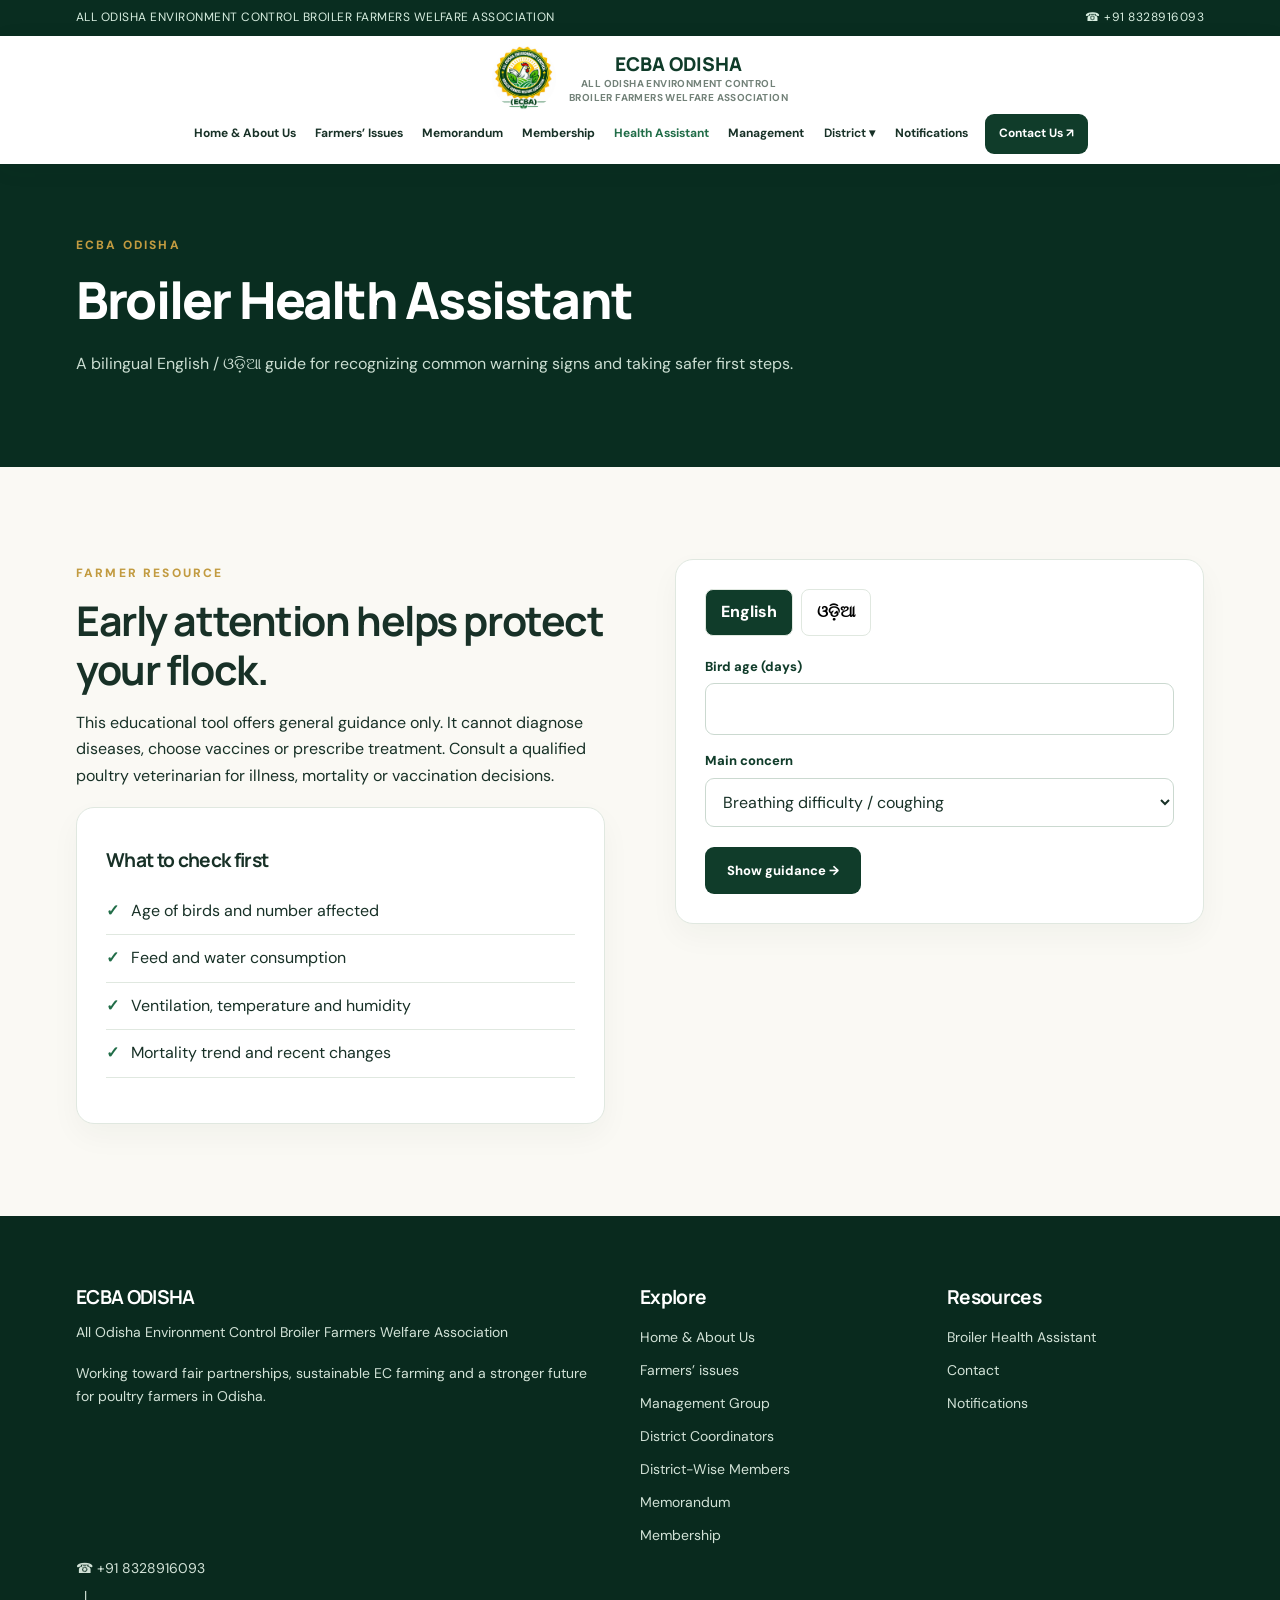
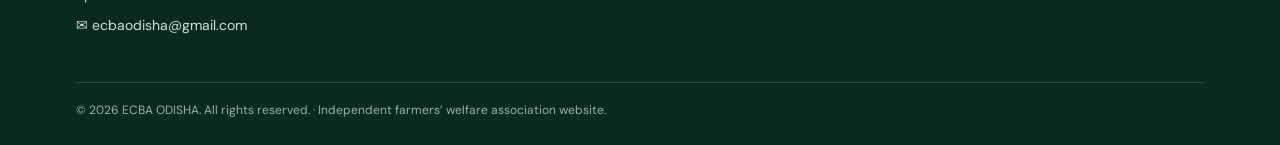
<file: health.html>
<!DOCTYPE html>
<html lang="en"><head>
<!-- Google tag (gtag.js) -->
<script async src="https://www.googletagmanager.com/gtag/js?id=G-7CCPD0DZTF"></script>
<script>
  window.dataLayer = window.dataLayer || [];
  function gtag(){dataLayer.push(arguments);}
  gtag('js', new Date());
  gtag('config', 'G-7CCPD0DZTF');
</script>
<meta charset="utf-8"/><meta content="width=device-width,initial-scale=1" name="viewport"/><meta content="ECBA ODISHA – All Odisha Environment Control Broiler Farmers Welfare Association. Supporting environment-controlled broiler farmers across Odisha." name="description"/><title>Health Assistant | ECBA ODISHA</title><link href="ecba-logo.jpg" rel="icon"/><link href="style.css" rel="stylesheet"/></head><body><div class="topbar"><div class="container"><span>ALL ODISHA ENVIRONMENT CONTROL BROILER FARMERS WELFARE ASSOCIATION</span><a href="tel:+918328916093" style="color:inherit;text-decoration:none">☎ +91 8328916093</a></div></div><header class="nav"><div class="container navinner"><a class="brand" href="index.html"><img alt="ECBA ODISHA official logo" src="ecba-logo.jpg"/><span><b>ECBA ODISHA</b><small>ALL ODISHA ENVIRONMENT CONTROL<br/>BROILER FARMERS WELFARE ASSOCIATION</small></span></a><button aria-expanded="false" aria-label="Toggle navigation" class="menu-btn" onclick="toggleMenu(this)">☰</button><nav class="links" id="navlinks"><a class="" href="index.html">Home &amp; About Us</a><a class="" href="index.html#issues">Farmers’ Issues</a><a class="" href="memorandum.html">Memorandum</a><a class="" href="member.html">Membership</a><a class="active" href="health.html">Health Assistant</a><a href="index.html#management">Management</a><div class="district-menu"><button aria-expanded="false" class="district-toggle" onclick="this.setAttribute('aria-expanded',this.getAttribute('aria-expanded')==='true'?'false':'true')" type="button">District ▾</button><div class="district-submenu"><a href="district-coordinators.html">District Coordinators</a><a href="district-members.html">District-Wise Members</a></div></div><a class="" href="notifications.html">Notifications</a><a class="btn btn-green" href="contact.html">Contact Us ↗</a></nav></div></header><main><div class="page-hero"><div class="container"><div class="eyebrow">ECBA ODISHA</div><h1>Broiler Health Assistant</h1><p>A bilingual English / ଓଡ଼ିଆ guide for recognizing common warning signs and taking safer first steps.</p></div></div><section><div class="container split" style="align-items:start"><div><span class="eyebrow">FARMER RESOURCE</span><h2>Early attention helps protect your flock.</h2><p>This educational tool offers general guidance only. It cannot diagnose diseases, choose vaccines or prescribe treatment. Consult a qualified poultry veterinarian for illness, mortality or vaccination decisions.</p><div class="card"><h3>What to check first</h3><ul class="checks"><li>Age of birds and number affected</li><li>Feed and water consumption</li><li>Ventilation, temperature and humidity</li><li>Mortality trend and recent changes</li></ul></div></div><div class="card"><div class="lang-switch"><button class="selected" data-lang="en" onclick="setLang('en')" type="button">English</button><button data-lang="or" onclick="setLang('or')" type="button">ଓଡ଼ିଆ</button></div><form id="healthForm"><div class="field"><label for="age" id="ageLabel">Bird age (days)</label><input id="age" max="90" min="0" required="" type="number"/></div><div class="field" style="margin-top:15px"><label for="symptom" id="symptomLabel">Main concern</label><select id="symptom"><option value="resp">Breathing difficulty / coughing</option><option value="digest">Loose droppings / diarrhea</option><option value="feed">Reduced feed or water intake</option><option value="mort">Sudden deaths / high mortality</option><option value="heat">Heat stress / panting</option><option value="other">Other / unsure</option></select></div><button class="btn btn-green" id="healthButton" style="margin-top:20px">Show guidance →</button></form><div aria-live="polite" class="answer" id="healthAnswer"></div></div></div></section></main><footer class="footer"><div class="container"><div class="footergrid"><div><h3>ECBA ODISHA</h3><p>All Odisha Environment Control Broiler Farmers Welfare Association</p><p>Working toward fair partnerships, sustainable EC farming and a stronger future for poultry farmers in Odisha.</p></div><div><h3>Explore</h3><a href="index.html">Home &amp; About Us</a><a href="index.html#issues">Farmers’ issues</a><a href="index.html#management">Management Group</a><a href="district-coordinators.html">District Coordinators</a><a href="district-members.html">District-Wise Members</a><a href="memorandum.html">Memorandum</a><a href="member.html">Membership</a></div><div><h3>Resources</h3><a href="health.html">Broiler Health Assistant</a><a href="contact.html">Contact</a><a href="notifications.html">Notifications</a></div></div><p><a href="tel:+918328916093" style="color:inherit">☎ +91 8328916093</a>   |   <a href="mailto:ecbaodisha@gmail.com" style="color:inherit">✉ ecbaodisha@gmail.com</a></p><div class="footbottom">© 2026 ECBA ODISHA. All rights reserved. · Independent farmers’ welfare association website.</div></div></footer><script src="script.js"></script></body></html>
</file>
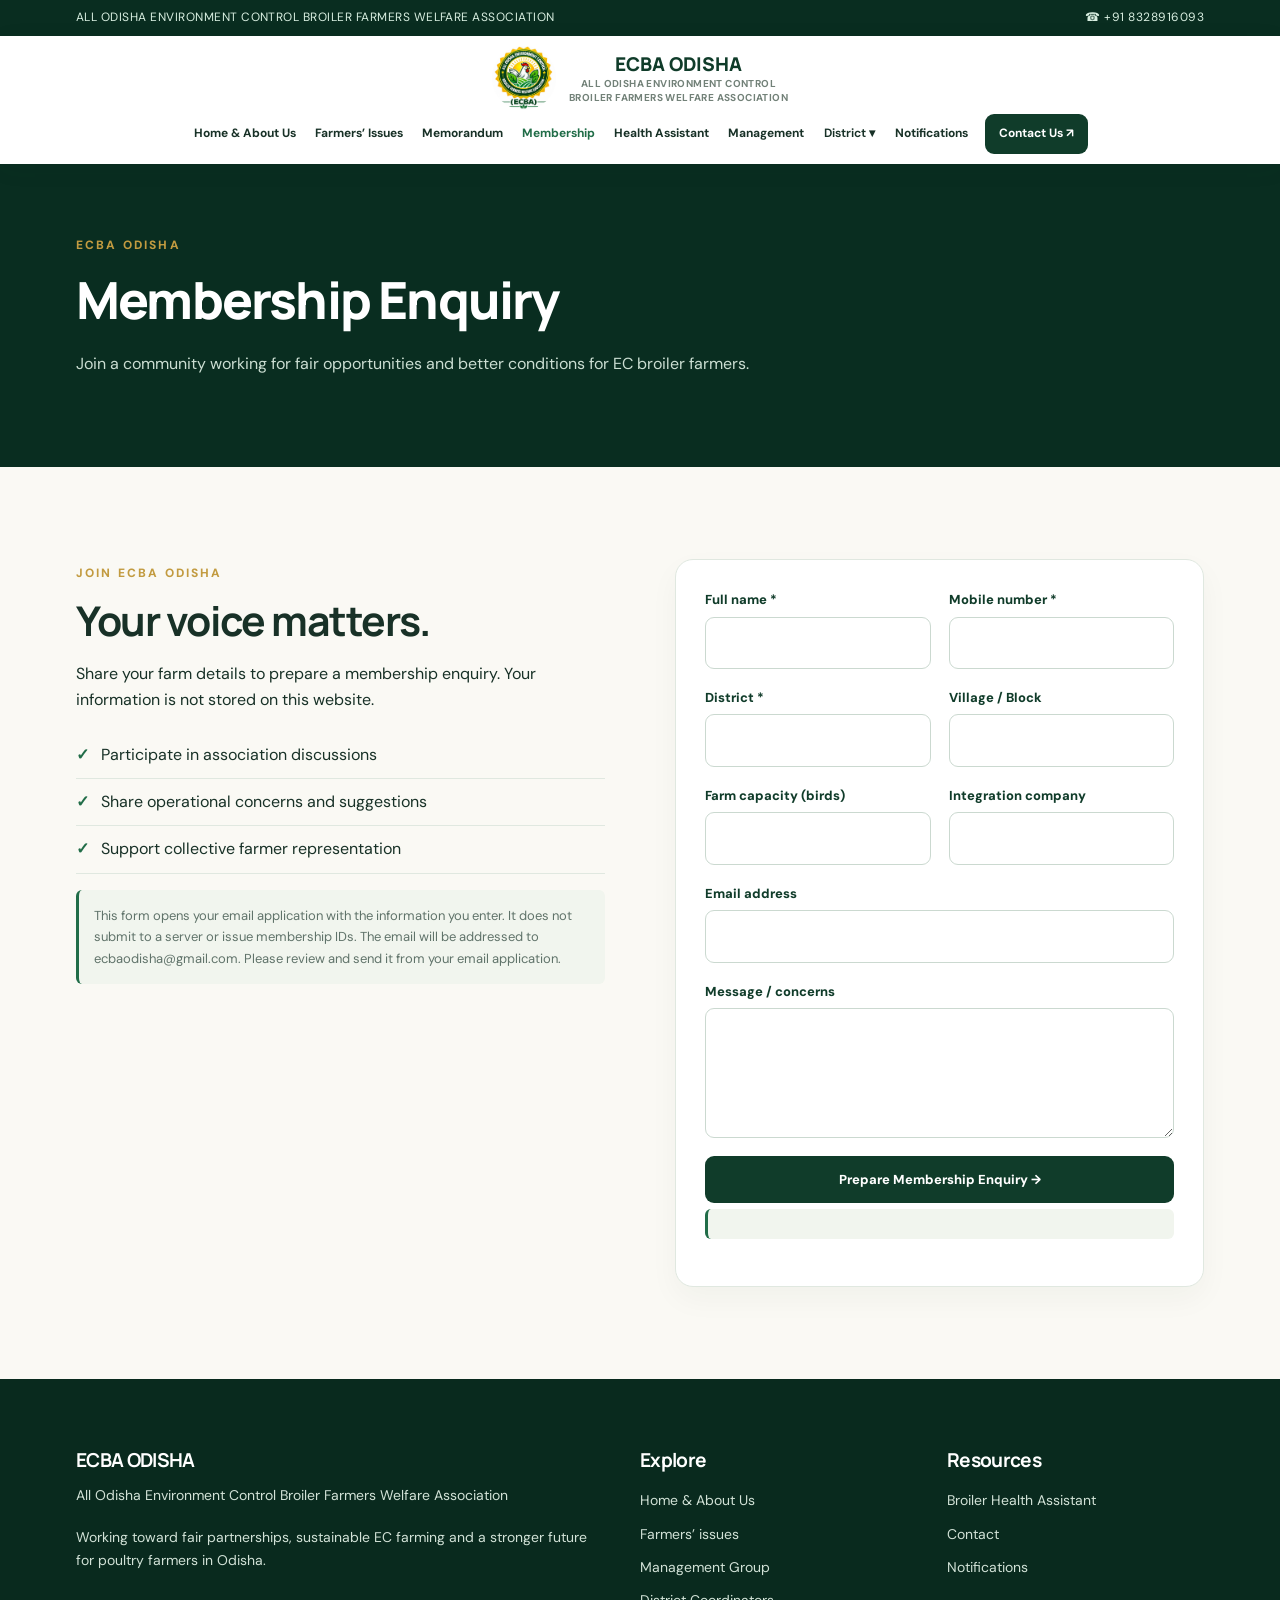
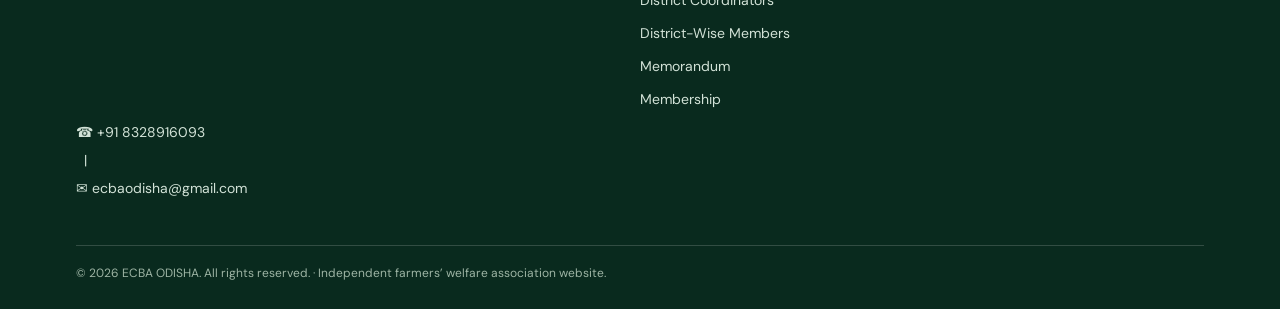
<file: member.html>
<!DOCTYPE html>
<html lang="en"><head>
<!-- Google tag (gtag.js) -->
<script async src="https://www.googletagmanager.com/gtag/js?id=G-7CCPD0DZTF"></script>
<script>
  window.dataLayer = window.dataLayer || [];
  function gtag(){dataLayer.push(arguments);}
  gtag('js', new Date());
  gtag('config', 'G-7CCPD0DZTF');
</script>
<meta charset="utf-8"/><meta content="width=device-width,initial-scale=1" name="viewport"/><meta content="ECBA ODISHA – All Odisha Environment Control Broiler Farmers Welfare Association. Supporting environment-controlled broiler farmers across Odisha." name="description"/><title>Membership | ECBA ODISHA</title><link href="ecba-logo.jpg" rel="icon"/><link href="style.css" rel="stylesheet"/></head><body><div class="topbar"><div class="container"><span>ALL ODISHA ENVIRONMENT CONTROL BROILER FARMERS WELFARE ASSOCIATION</span><a href="tel:+918328916093" style="color:inherit;text-decoration:none">☎ +91 8328916093</a></div></div><header class="nav"><div class="container navinner"><a class="brand" href="index.html"><img alt="ECBA ODISHA official logo" src="ecba-logo.jpg"/><span><b>ECBA ODISHA</b><small>ALL ODISHA ENVIRONMENT CONTROL<br/>BROILER FARMERS WELFARE ASSOCIATION</small></span></a><button aria-expanded="false" aria-label="Toggle navigation" class="menu-btn" onclick="toggleMenu(this)">☰</button><nav class="links" id="navlinks"><a class="" href="index.html">Home &amp; About Us</a><a class="" href="index.html#issues">Farmers’ Issues</a><a class="" href="memorandum.html">Memorandum</a><a class="active" href="member.html">Membership</a><a class="" href="health.html">Health Assistant</a><a href="index.html#management">Management</a><div class="district-menu"><button aria-expanded="false" class="district-toggle" onclick="this.setAttribute('aria-expanded',this.getAttribute('aria-expanded')==='true'?'false':'true')" type="button">District ▾</button><div class="district-submenu"><a href="district-coordinators.html">District Coordinators</a><a href="district-members.html">District-Wise Members</a></div></div><a class="" href="notifications.html">Notifications</a><a class="btn btn-green" href="contact.html">Contact Us ↗</a></nav></div></header><main><div class="page-hero"><div class="container"><div class="eyebrow">ECBA ODISHA</div><h1>Membership Enquiry</h1><p>Join a community working for fair opportunities and better conditions for EC broiler farmers.</p></div></div><section><div class="container split" style="align-items:start"><div><span class="eyebrow">JOIN ECBA ODISHA</span><h2>Your voice matters.</h2><p>Share your farm details to prepare a membership enquiry. Your information is not stored on this website.</p><ul class="checks"><li>Participate in association discussions</li><li>Share operational concerns and suggestions</li><li>Support collective farmer representation</li></ul><p class="note">This form opens your email application with the information you enter. It does not submit to a server or issue membership IDs. The email will be addressed to ecbaodisha@gmail.com. Please review and send it from your email application.</p></div><form class="card form-grid" id="memberForm"><div class="field"><label for="name">Full name *</label><input id="name" required=""/></div><div class="field"><label for="phone">Mobile number *</label><input id="phone" required="" type="tel"/></div><div class="field"><label for="district">District *</label><input id="district" required=""/></div><div class="field"><label for="village">Village / Block</label><input id="village"/></div><div class="field"><label for="capacity">Farm capacity (birds)</label><input id="capacity" min="0" type="number"/></div><div class="field"><label for="company">Integration company</label><input id="company"/></div><div class="field full"><label for="email">Email address</label><input id="email" type="email"/></div><div class="field full"><label for="remarks">Message / concerns</label><textarea id="remarks"></textarea></div><div class="field full"><button class="btn btn-green" type="submit">Prepare Membership Enquiry →</button><p class="note" id="memberStatus" role="status"></p></div></form></div></section></main><footer class="footer"><div class="container"><div class="footergrid"><div><h3>ECBA ODISHA</h3><p>All Odisha Environment Control Broiler Farmers Welfare Association</p><p>Working toward fair partnerships, sustainable EC farming and a stronger future for poultry farmers in Odisha.</p></div><div><h3>Explore</h3><a href="index.html">Home &amp; About Us</a><a href="index.html#issues">Farmers’ issues</a><a href="index.html#management">Management Group</a><a href="district-coordinators.html">District Coordinators</a><a href="district-members.html">District-Wise Members</a><a href="memorandum.html">Memorandum</a><a href="member.html">Membership</a></div><div><h3>Resources</h3><a href="health.html">Broiler Health Assistant</a><a href="contact.html">Contact</a><a href="notifications.html">Notifications</a></div></div><p><a href="tel:+918328916093" style="color:inherit">☎ +91 8328916093</a>   |   <a href="mailto:ecbaodisha@gmail.com" style="color:inherit">✉ ecbaodisha@gmail.com</a></p><div class="footbottom">© 2026 ECBA ODISHA. All rights reserved. · Independent farmers’ welfare association website.</div></div></footer><script src="script.js"></script></body></html>
</file>
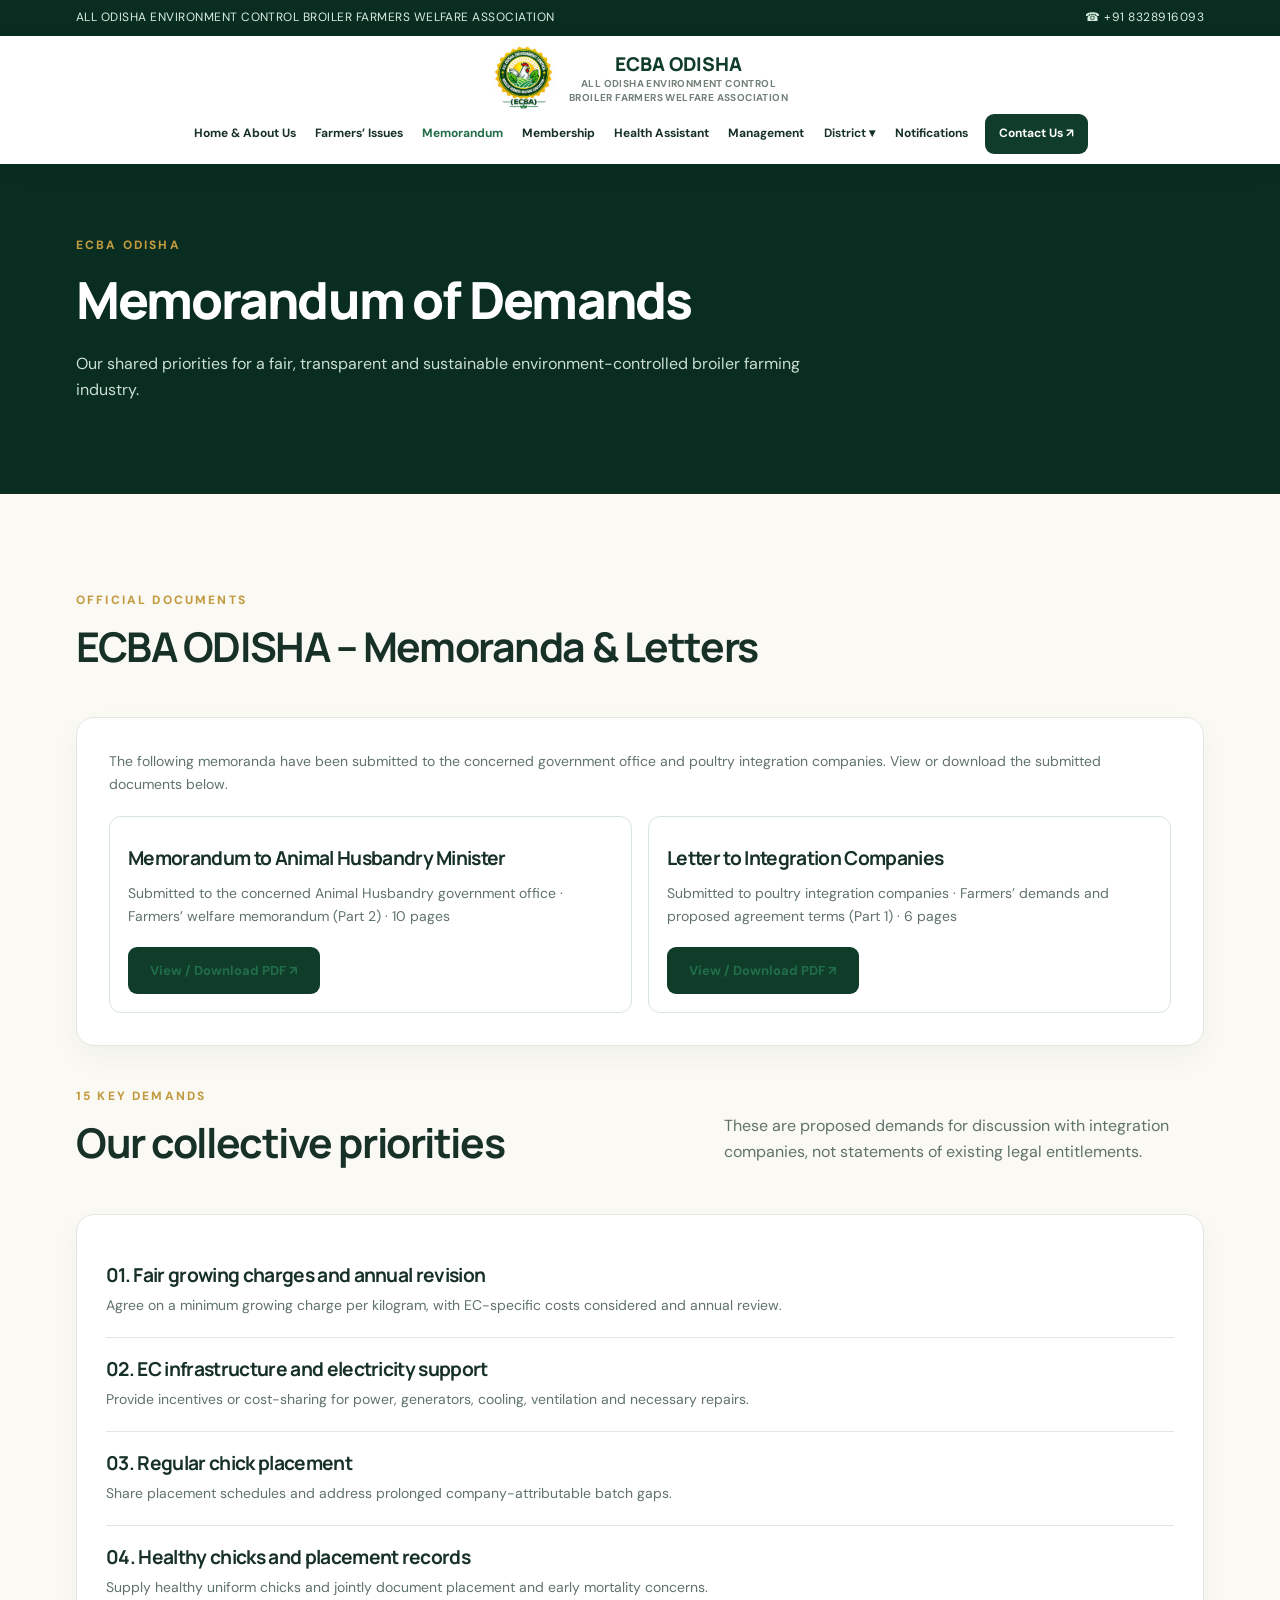
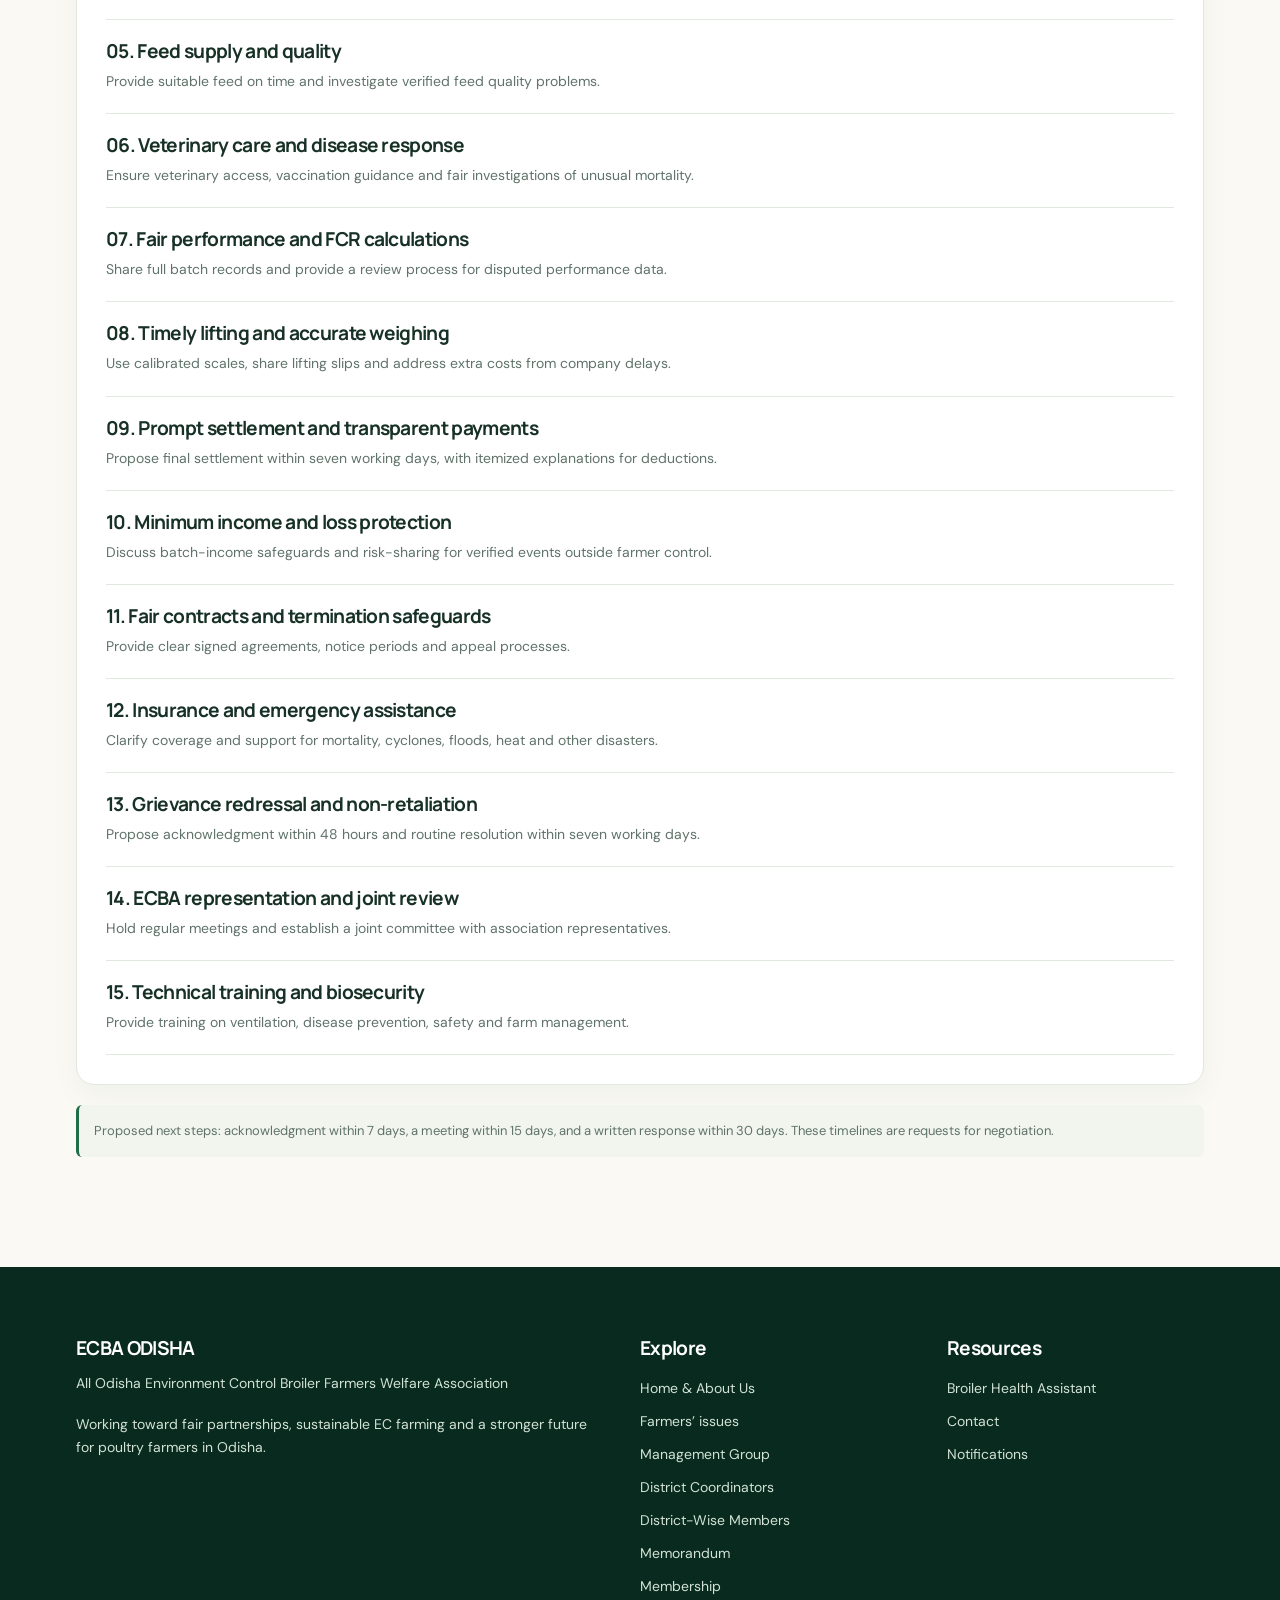
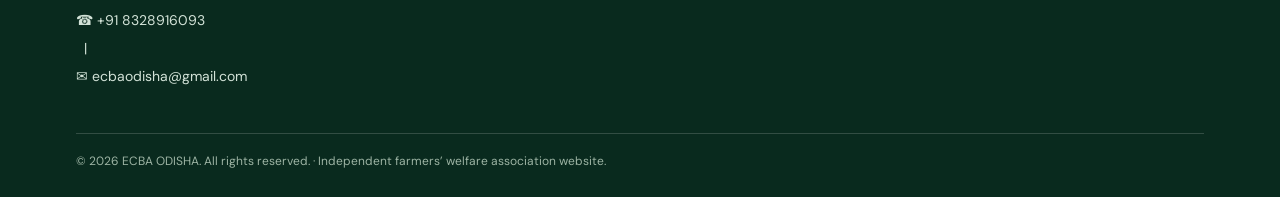
<file: memorandum.html>
<!DOCTYPE html>

<html lang="en"><head>
<!-- Google tag (gtag.js) -->
<script async src="https://www.googletagmanager.com/gtag/js?id=G-7CCPD0DZTF"></script>
<script>
  window.dataLayer = window.dataLayer || [];
  function gtag(){dataLayer.push(arguments);}
  gtag('js', new Date());
  gtag('config', 'G-7CCPD0DZTF');
</script>
<meta charset="utf-8"/><meta content="width=device-width,initial-scale=1" name="viewport"/><meta content="ECBA ODISHA – All Odisha Environment Control Broiler Farmers Welfare Association. Supporting environment-controlled broiler farmers across Odisha." name="description"/><title>Memorandum | ECBA ODISHA</title><link href="ecba-logo.jpg" rel="icon"/><link href="style.css" rel="stylesheet"/></head><body><div class="topbar"><div class="container"><span>ALL ODISHA ENVIRONMENT CONTROL BROILER FARMERS WELFARE ASSOCIATION</span><a href="tel:+918328916093" style="color:inherit;text-decoration:none">☎ +91 8328916093</a></div></div><header class="nav"><div class="container navinner"><a class="brand" href="index.html"><img alt="ECBA ODISHA official logo" src="ecba-logo.jpg"/><span><b>ECBA ODISHA</b><small>ALL ODISHA ENVIRONMENT CONTROL<br/>BROILER FARMERS WELFARE ASSOCIATION</small></span></a><button aria-expanded="false" aria-label="Toggle navigation" class="menu-btn" onclick="toggleMenu(this)">☰</button><nav class="links" id="navlinks"><a class="" href="index.html">Home &amp; About Us</a><a class="" href="index.html#issues">Farmers’ Issues</a><a class="active" href="memorandum.html">Memorandum</a><a class="" href="member.html">Membership</a><a class="" href="health.html">Health Assistant</a><a href="index.html#management">Management</a><div class="district-menu"><button aria-expanded="false" class="district-toggle" onclick="this.setAttribute('aria-expanded',this.getAttribute('aria-expanded')==='true'?'false':'true')" type="button">District ▾</button><div class="district-submenu"><a href="district-coordinators.html">District Coordinators</a><a href="district-members.html">District-Wise Members</a></div></div><a class="" href="notifications.html">Notifications</a><a class="btn btn-green" href="contact.html">Contact Us ↗</a></nav></div></header><main><div class="page-hero"><div class="container"><div class="eyebrow">ECBA ODISHA</div><h1>Memorandum of Demands</h1><p>Our shared priorities for a fair, transparent and sustainable environment-controlled broiler farming industry.</p></div></div><section><div class="container" style="margin-bottom:36px"><div class="sectionhead"><div><span class="eyebrow">OFFICIAL DOCUMENTS</span><h2>ECBA ODISHA – Memoranda &amp; Letters</h2></div></div><div class="card" style="padding:clamp(18px,3vw,32px)"><p>The following memoranda have been submitted to the concerned government office and poultry integration companies. View or download the submitted documents below.</p><div style="display:grid;grid-template-columns:repeat(auto-fit,minmax(240px,1fr));gap:16px;margin-top:20px"><div style="padding:18px;border:1px solid #d7e5da;border-radius:12px"><h3>Memorandum to Animal Husbandry Minister</h3><p>Submitted to the concerned Animal Husbandry government office · Farmers’ welfare memorandum (Part 2) · 10 pages</p><a class="btn btn-green" href="ECBA_ODISHA_Memorandum_Animal_Husbandry.pdf" rel="noopener" target="_blank">View / Download PDF ↗</a></div><div style="padding:18px;border:1px solid #d7e5da;border-radius:12px"><h3>Letter to Integration Companies</h3><p>Submitted to poultry integration companies · Farmers’ demands and proposed agreement terms (Part 1) · 6 pages</p><a class="btn btn-green" href="ECBA_ODISHA_Letter_Integration_Companies.pdf" rel="noopener" target="_blank">View / Download PDF ↗</a></div></div></div></div><div class="container"><div class="sectionhead"><div><span class="eyebrow">15 KEY DEMANDS</span><h2>Our collective priorities</h2></div><p>These are proposed demands for discussion with integration companies, not statements of existing legal entitlements.</p></div><div class="card"><div class="memorandum-item"><h3>01. Fair growing charges and annual revision</h3><p>Agree on a minimum growing charge per kilogram, with EC-specific costs considered and annual review.</p></div><div class="memorandum-item"><h3>02. EC infrastructure and electricity support</h3><p>Provide incentives or cost-sharing for power, generators, cooling, ventilation and necessary repairs.</p></div><div class="memorandum-item"><h3>03. Regular chick placement</h3><p>Share placement schedules and address prolonged company-attributable batch gaps.</p></div><div class="memorandum-item"><h3>04. Healthy chicks and placement records</h3><p>Supply healthy uniform chicks and jointly document placement and early mortality concerns.</p></div><div class="memorandum-item"><h3>05. Feed supply and quality</h3><p>Provide suitable feed on time and investigate verified feed quality problems.</p></div><div class="memorandum-item"><h3>06. Veterinary care and disease response</h3><p>Ensure veterinary access, vaccination guidance and fair investigations of unusual mortality.</p></div><div class="memorandum-item"><h3>07. Fair performance and FCR calculations</h3><p>Share full batch records and provide a review process for disputed performance data.</p></div><div class="memorandum-item"><h3>08. Timely lifting and accurate weighing</h3><p>Use calibrated scales, share lifting slips and address extra costs from company delays.</p></div><div class="memorandum-item"><h3>09. Prompt settlement and transparent payments</h3><p>Propose final settlement within seven working days, with itemized explanations for deductions.</p></div><div class="memorandum-item"><h3>10. Minimum income and loss protection</h3><p>Discuss batch-income safeguards and risk-sharing for verified events outside farmer control.</p></div><div class="memorandum-item"><h3>11. Fair contracts and termination safeguards</h3><p>Provide clear signed agreements, notice periods and appeal processes.</p></div><div class="memorandum-item"><h3>12. Insurance and emergency assistance</h3><p>Clarify coverage and support for mortality, cyclones, floods, heat and other disasters.</p></div><div class="memorandum-item"><h3>13. Grievance redressal and non-retaliation</h3><p>Propose acknowledgment within 48 hours and routine resolution within seven working days.</p></div><div class="memorandum-item"><h3>14. ECBA representation and joint review</h3><p>Hold regular meetings and establish a joint committee with association representatives.</p></div><div class="memorandum-item"><h3>15. Technical training and biosecurity</h3><p>Provide training on ventilation, disease prevention, safety and farm management.</p></div></div><p class="note" style="margin-top:20px">Proposed next steps: acknowledgment within 7 days, a meeting within 15 days, and a written response within 30 days. These timelines are requests for negotiation.</p></div></section></main><footer class="footer"><div class="container"><div class="footergrid"><div><h3>ECBA ODISHA</h3><p>All Odisha Environment Control Broiler Farmers Welfare Association</p><p>Working toward fair partnerships, sustainable EC farming and a stronger future for poultry farmers in Odisha.</p></div><div><h3>Explore</h3><a href="index.html">Home &amp; About Us</a><a href="index.html#issues">Farmers’ issues</a><a href="index.html#management">Management Group</a><a href="district-coordinators.html">District Coordinators</a><a href="district-members.html">District-Wise Members</a><a href="memorandum.html">Memorandum</a><a href="member.html">Membership</a></div><div><h3>Resources</h3><a href="health.html">Broiler Health Assistant</a><a href="contact.html">Contact</a><a href="notifications.html">Notifications</a></div></div><p><a href="tel:+918328916093" style="color:inherit">☎ +91 8328916093</a>   |   <a href="mailto:ecbaodisha@gmail.com" style="color:inherit">✉ ecbaodisha@gmail.com</a></p><div class="footbottom">© 2026 ECBA ODISHA. All rights reserved. · Independent farmers’ welfare association website.</div></div></footer><script src="script.js"></script></body></html>
</file>
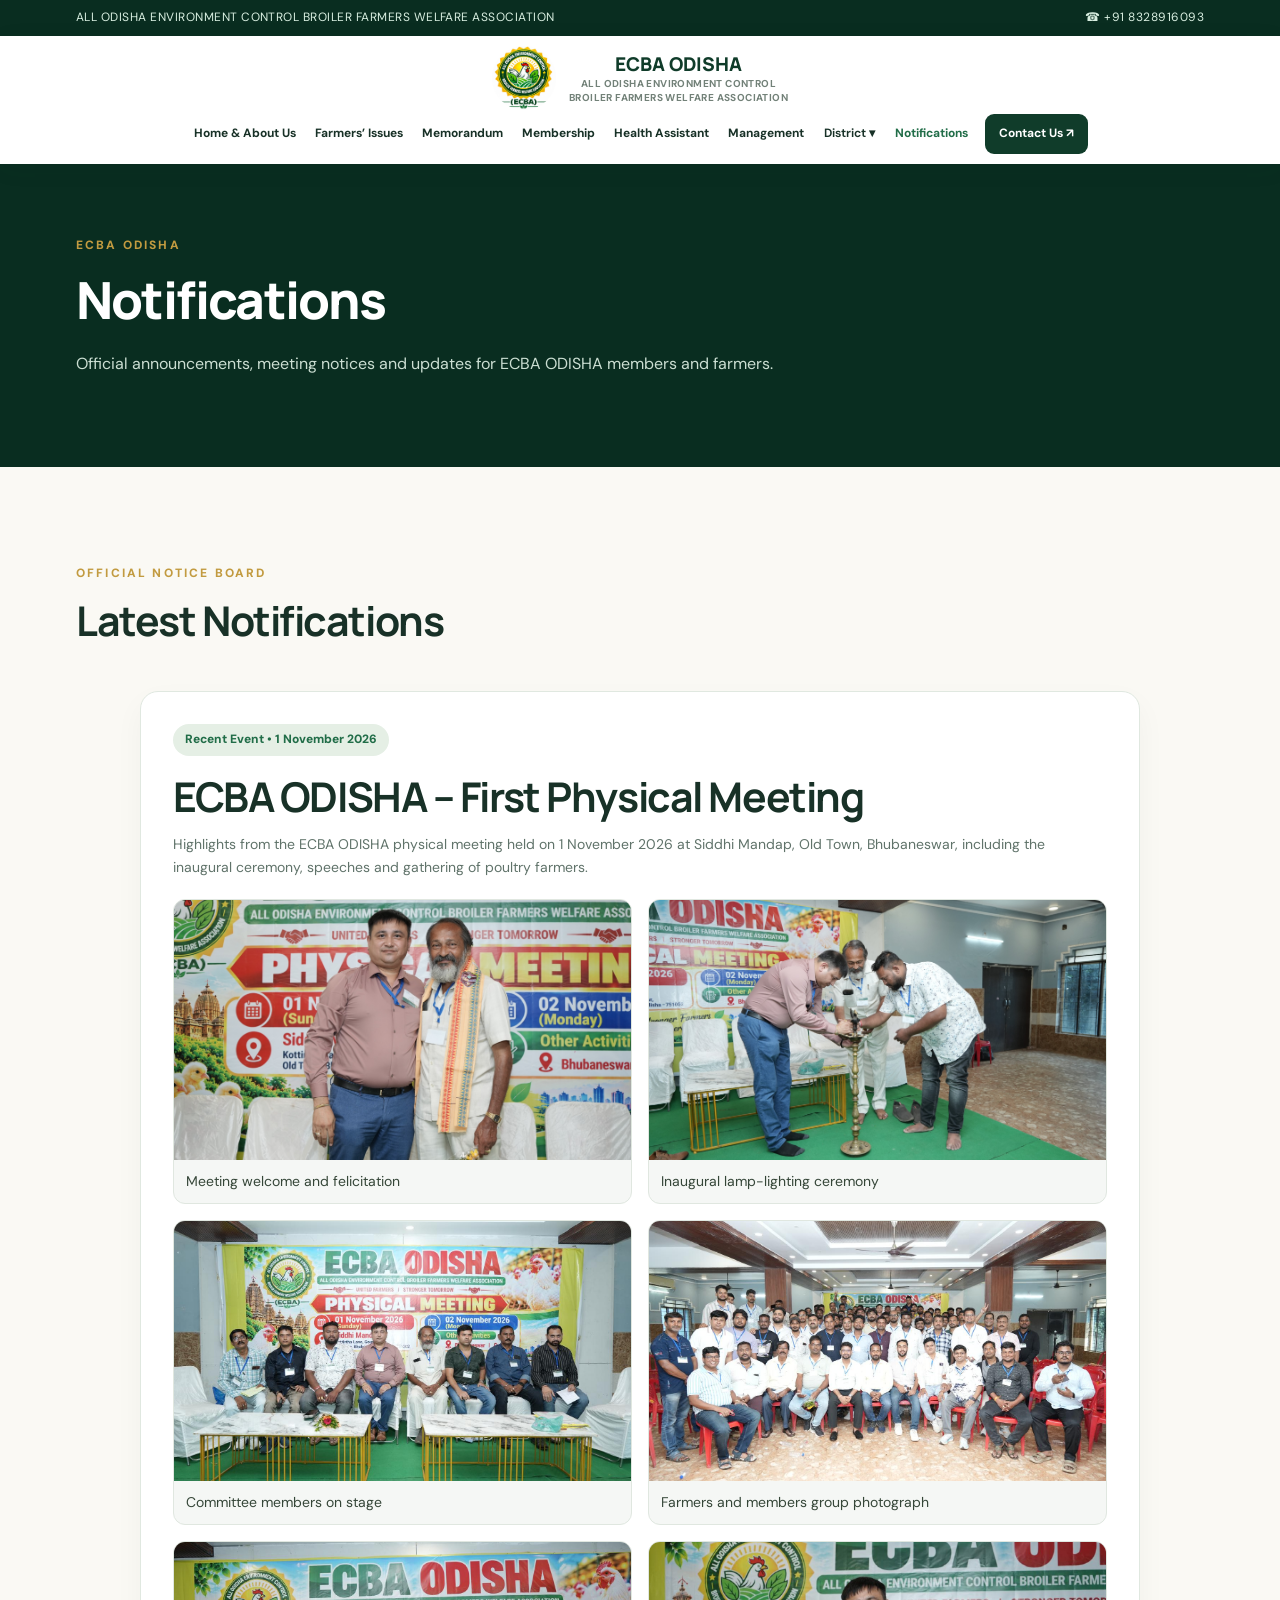
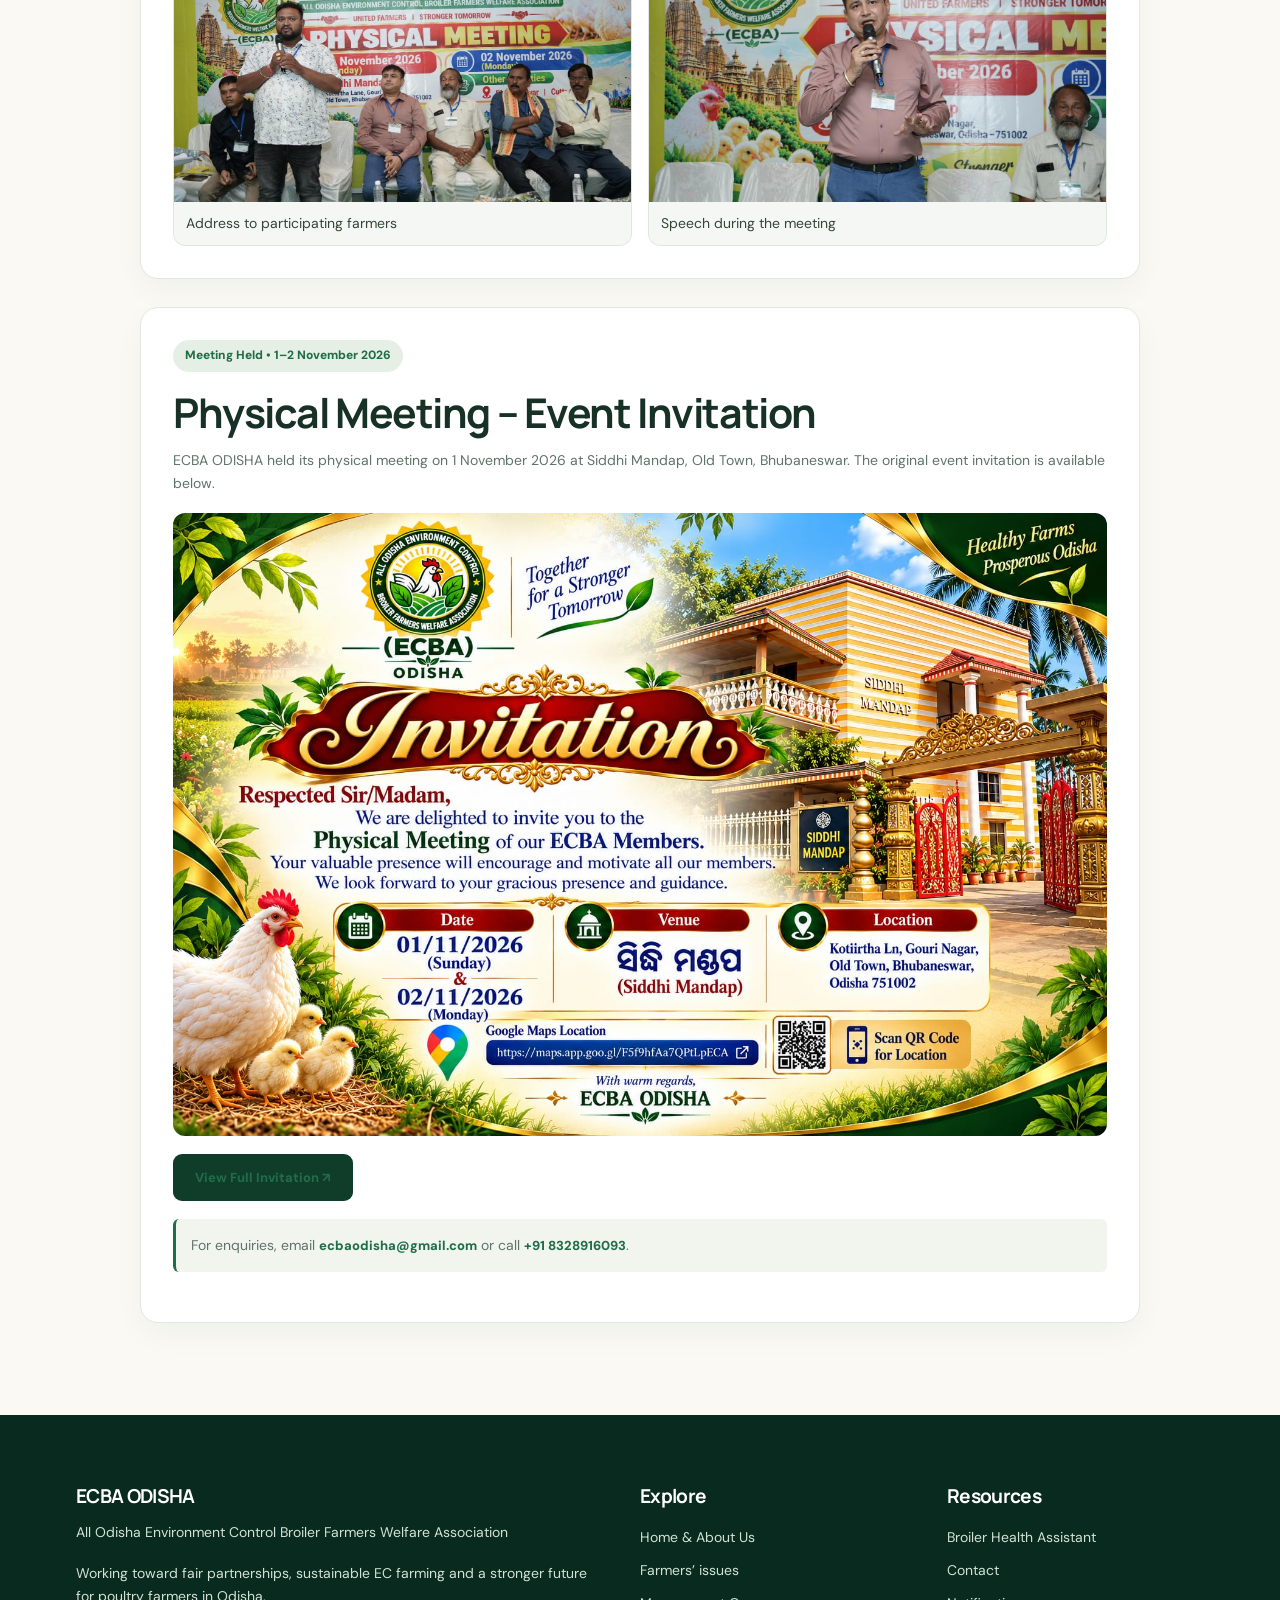
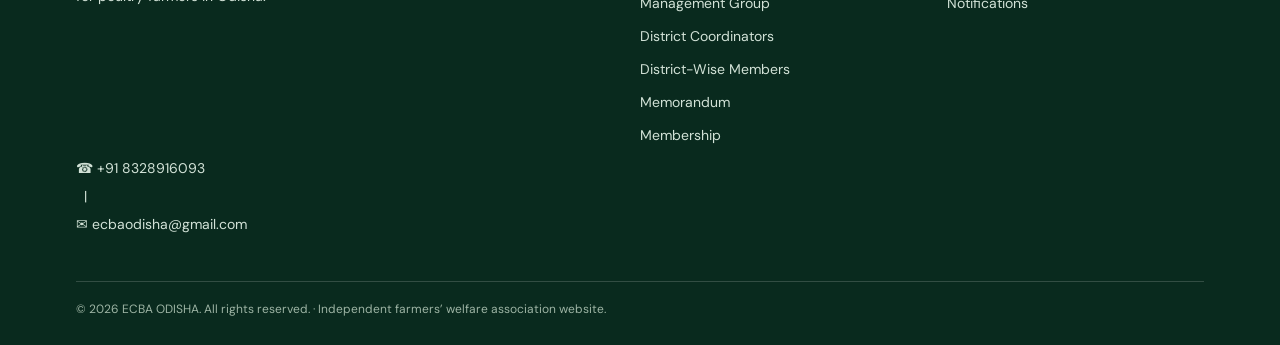
<file: notifications.html>
<!DOCTYPE html>

<html lang="en"><head>
<!-- Google tag (gtag.js) -->
<script async src="https://www.googletagmanager.com/gtag/js?id=G-7CCPD0DZTF"></script>
<script>
  window.dataLayer = window.dataLayer || [];
  function gtag(){dataLayer.push(arguments);}
  gtag('js', new Date());
  gtag('config', 'G-7CCPD0DZTF');
</script>
<meta charset="utf-8"/><meta content="width=device-width,initial-scale=1" name="viewport"/><meta content="ECBA ODISHA – All Odisha Environment Control Broiler Farmers Welfare Association. Supporting environment-controlled broiler farmers across Odisha." name="description"/><title>Notifications | ECBA ODISHA</title><link href="ecba-logo.jpg" rel="icon"/><link href="style.css" rel="stylesheet"/></head><body><div class="topbar"><div class="container"><span>ALL ODISHA ENVIRONMENT CONTROL BROILER FARMERS WELFARE ASSOCIATION</span><a href="tel:+918328916093" style="color:inherit;text-decoration:none">☎ +91 8328916093</a></div></div><header class="nav"><div class="container navinner"><a class="brand" href="index.html"><img alt="ECBA ODISHA official logo" src="ecba-logo.jpg"/><span><b>ECBA ODISHA</b><small>ALL ODISHA ENVIRONMENT CONTROL<br/>BROILER FARMERS WELFARE ASSOCIATION</small></span></a><button aria-expanded="false" aria-label="Toggle navigation" class="menu-btn" onclick="toggleMenu(this)">☰</button><nav class="links" id="navlinks"><a class="" href="index.html">Home &amp; About Us</a><a class="" href="index.html#issues">Farmers’ Issues</a><a class="" href="memorandum.html">Memorandum</a><a class="" href="member.html">Membership</a><a class="" href="health.html">Health Assistant</a><a href="index.html#management">Management</a><div class="district-menu"><button aria-expanded="false" class="district-toggle" onclick="this.setAttribute('aria-expanded',this.getAttribute('aria-expanded')==='true'?'false':'true')" type="button">District ▾</button><div class="district-submenu"><a href="district-coordinators.html">District Coordinators</a><a href="district-members.html">District-Wise Members</a></div></div><a class="active" href="notifications.html">Notifications</a><a class="btn btn-green" href="contact.html">Contact Us ↗</a></nav></div></header><main><div class="page-hero"><div class="container"><div class="eyebrow">ECBA ODISHA</div><h1>Notifications</h1><p>Official announcements, meeting notices and updates for ECBA ODISHA members and farmers.</p></div></div><section><div class="container"><div class="sectionhead"><div><span class="eyebrow">OFFICIAL NOTICE BOARD</span><h2>Latest Notifications</h2></div></div><div class="card recent-event-card" style="max-width:1000px;margin:0 auto 28px;padding:clamp(18px,3vw,32px)"><span class="pill">Recent Event • 1 November 2026</span><h2 style="margin:16px 0 12px">ECBA ODISHA – First Physical Meeting</h2><p>Highlights from the ECBA ODISHA physical meeting held on 1 November 2026 at Siddhi Mandap, Old Town, Bhubaneswar, including the inaugural ceremony, speeches and gathering of poultry farmers.</p><div class="recent-event-gallery"><figure class="recent-event-photo"><a aria-label="View photo: Meeting welcome and felicitation" href="IMG_2578.JPG.jpeg" rel="noopener" target="_blank"><img alt="ECBA ODISHA first physical meeting: Meeting welcome and felicitation" loading="lazy" src="IMG_2578.JPG.jpeg"/></a><figcaption>Meeting welcome and felicitation</figcaption></figure><figure class="recent-event-photo"><a aria-label="View photo: Inaugural lamp-lighting ceremony" href="IMG_2576.JPG.jpeg" rel="noopener" target="_blank"><img alt="ECBA ODISHA first physical meeting: Inaugural lamp-lighting ceremony" loading="lazy" src="IMG_2576.JPG.jpeg"/></a><figcaption>Inaugural lamp-lighting ceremony</figcaption></figure><figure class="recent-event-photo"><a aria-label="View photo: Committee members on stage" href="Photo-4.jpeg" rel="noopener" target="_blank"><img alt="ECBA ODISHA first physical meeting: Committee members on stage" loading="lazy" src="Photo-4.jpeg"/></a><figcaption>Committee members on stage</figcaption></figure><figure class="recent-event-photo"><a aria-label="View photo: Farmers and members group photograph" href="photo-1.jpeg" rel="noopener" target="_blank"><img alt="ECBA ODISHA first physical meeting: Farmers and members group photograph" loading="lazy" src="photo-1.jpeg"/></a><figcaption>Farmers and members group photograph</figcaption></figure><figure class="recent-event-photo"><a aria-label="View photo: Address to participating farmers" href="Photo-2.jpeg" rel="noopener" target="_blank"><img alt="ECBA ODISHA first physical meeting: Address to participating farmers" loading="lazy" src="Photo-2.jpeg"/></a><figcaption>Address to participating farmers</figcaption></figure><figure class="recent-event-photo"><a aria-label="View photo: Speech during the meeting" href="Photo-3.jpeg" rel="noopener" target="_blank"><img alt="ECBA ODISHA first physical meeting: Speech during the meeting" loading="lazy" src="Photo-3.jpeg"/></a><figcaption>Speech during the meeting</figcaption></figure></div></div><div class="card" style="max-width:1000px;margin:0 auto;padding:clamp(18px,3vw,32px)"><span class="pill">Meeting Held • 1–2 November 2026</span>
<h2 style="margin:16px 0 12px">Physical Meeting – Event Invitation</h2>
<p>ECBA ODISHA held its physical meeting on 1 November 2026 at Siddhi Mandap, Old Town, Bhubaneswar. The original event invitation is available below.</p>
<img alt="Official ECBA ODISHA invitation to the physical meeting on 1 and 2 November 2026 at Siddhi Mandap, Bhubaneswar" loading="eager" src="Event_Invitation.jpeg" style="width:100%;height:auto;display:block;border-radius:12px;margin:18px 0"/>
<p><a class="btn btn-green" href="Event_Invitation.jpeg" rel="noopener" target="_blank">View Full Invitation ↗</a></p>
<p class="note">For enquiries, email <a href="mailto:ecbaodisha@gmail.com">ecbaodisha@gmail.com</a> or call <a href="tel:+918328916093">+91 8328916093</a>.</p></div></div></section></main><footer class="footer"><div class="container"><div class="footergrid"><div><h3>ECBA ODISHA</h3><p>All Odisha Environment Control Broiler Farmers Welfare Association</p><p>Working toward fair partnerships, sustainable EC farming and a stronger future for poultry farmers in Odisha.</p></div><div><h3>Explore</h3><a href="index.html">Home &amp; About Us</a><a href="index.html#issues">Farmers’ issues</a><a href="index.html#management">Management Group</a><a href="district-coordinators.html">District Coordinators</a><a href="district-members.html">District-Wise Members</a><a href="memorandum.html">Memorandum</a><a href="member.html">Membership</a></div><div><h3>Resources</h3><a href="health.html">Broiler Health Assistant</a><a href="contact.html">Contact</a><a href="notifications.html">Notifications</a></div></div><p><a href="tel:+918328916093" style="color:inherit">☎ +91 8328916093</a>   |   <a href="mailto:ecbaodisha@gmail.com" style="color:inherit">✉ ecbaodisha@gmail.com</a></p><div class="footbottom">© 2026 ECBA ODISHA. All rights reserved. · Independent farmers’ welfare association website.</div></div></footer><script src="script.js"></script></body></html>
</file>
<file: style.css>
@import url('https://fonts.googleapis.com/css2?family=DM+Sans:wght@400;500;600;700&family=Manrope:wght@400;500;600;700;800&display=swap');
:root{--forest:#103c2a;--deep:#092d20;--green:#216d48;--lime:#e4f0e7;--gold:#f0b83c;--cream:#faf9f4;--ink:#183127;--muted:#60736a;--border:#e0e8e0;--white:#fff;--radius:18px}*{box-sizing:border-box}html{scroll-behavior:smooth}body{margin:0;color:var(--ink);background:var(--cream);font-family:'DM Sans',sans-serif;line-height:1.65}h1,h2,h3,h4{font-family:Manrope,sans-serif;line-height:1.2;letter-spacing:-.035em}h1{font-size:clamp(2.5rem,5.2vw,4.9rem);margin:14px 0 20px;font-weight:800}h2{font-size:clamp(2rem,3.2vw,3.1rem);margin:10px 0 16px}h3{font-size:1.2rem;margin:12px 0}p{margin:0 0 18px}a{color:inherit;text-decoration:none}button,input,textarea,select{font:inherit}button{cursor:pointer}.container{max-width:1180px;margin:auto;padding:0 26px}.topbar{background:var(--deep);color:#d8eee0;font-size:12px;letter-spacing:.04em}.topbar .container{display:flex;justify-content:space-between;padding-top:8px;padding-bottom:8px;gap:12px}.nav{background:#fff;position:sticky;top:0;z-index:10;box-shadow:0 5px 22px #0e392310}.navinner{display:flex;align-items:center;justify-content:space-between;gap:20px;min-height:86px}.brand{display:flex;align-items:center;gap:13px;min-width:0}.brand img{width:64px;height:64px;object-fit:contain;border-radius:50%}.brand b{display:block;color:var(--forest);font:800 19px Manrope}.brand small{display:block;color:#728178;font-size:10px;line-height:1.4;max-width:240px;font-weight:700;letter-spacing:.04em}.links{display:flex;align-items:center;gap:23px}.links a{font-size:13px;font-weight:700;white-space:nowrap}.links a:hover,.links a.active{color:var(--green)}.btn{border:0;display:inline-flex;align-items:center;justify-content:center;gap:9px;padding:13px 22px;border-radius:9px;font-weight:800;font-size:13px;transition:transform .2s,background .2s}.btn:hover{transform:translateY(-2px)}.btn-gold{background:var(--gold);color:#1e301e}.btn-green{background:var(--forest);color:#fff}.btn-outline{border:1px solid #ffffff80;color:#fff;background:transparent}.btn-light{background:white;color:var(--forest)}.menu-btn{display:none;border:1px solid var(--border);background:#fff;border-radius:8px;padding:7px 11px;font-size:22px}.hero{background:linear-gradient(115deg,#092f22ee,#0e422de8),radial-gradient(circle at 90% 0%,#477d44,#082a20);color:#fff;position:relative;overflow:hidden}.hero:after{content:'';position:absolute;right:-180px;top:-230px;width:760px;height:760px;border:1px solid #ffffff21;border-radius:50%;box-shadow:0 0 0 95px #ffffff06,0 0 0 190px #ffffff04}.hero-grid{display:grid;grid-template-columns:1.15fr .85fr;gap:60px;align-items:center;min-height:610px;padding-top:80px;padding-bottom:80px;position:relative;z-index:1}.eyebrow{font-weight:800;font-size:12px;letter-spacing:.18em;text-transform:uppercase;color:#c29b40}.hero .eyebrow{color:#eec56c}.hero p{color:#d7e8de;max-width:560px;font-size:17px}.actions{display:flex;gap:12px;flex-wrap:wrap;margin-top:30px}.hero-card{background:#ffffff12;border:1px solid #ffffff36;border-radius:26px;padding:25px;backdrop-filter:blur(8px);box-shadow:0 30px 60px #061f1766}.hero-card img{width:100%;height:325px;object-fit:contain;background:#fff;border-radius:16px;padding:15px}.hero-card .caption{display:flex;justify-content:space-between;align-items:center;margin-top:16px;font-weight:800}.hero-card small{color:#d6e8da}.stats{background:#fff;border-bottom:1px solid var(--border)}.statsgrid{display:grid;grid-template-columns:repeat(4,1fr)}.stat{padding:28px 20px;border-right:1px solid var(--border)}.stat:first-child{padding-left:0}.stat:last-child{border:0}.stat strong{display:block;font:800 21px Manrope;color:var(--forest)}.stat span{font-size:12px;color:var(--muted)}section{padding:92px 0}.sectionhead{display:flex;align-items:end;justify-content:space-between;gap:30px;margin-bottom:30px}.sectionhead p{max-width:480px;color:var(--muted)}.grid3{display:grid;grid-template-columns:repeat(3,1fr);gap:20px}.card{background:#fff;border:1px solid var(--border);border-radius:var(--radius);padding:29px;box-shadow:0 12px 30px #0d39210a}.card .icon{display:inline-grid;place-items:center;width:48px;height:48px;background:var(--lime);border-radius:12px;font-size:22px}.card p{color:var(--muted);font-size:14px}.card a{font-weight:800;color:var(--green);font-size:13px}.tint{background:#f0f4ef}.split{display:grid;grid-template-columns:1fr 1fr;align-items:center;gap:70px}.photo-block{background:linear-gradient(135deg,#e6efe5,#e8d8a6);padding:32px;border-radius:24px;min-height:370px;display:grid;place-items:center}.photo-block img{width:280px;max-width:100%;border-radius:50%;box-shadow:0 18px 40px #133c2526}.checks{list-style:none;padding:0}.checks li{padding:10px 0;border-bottom:1px solid var(--border)}.checks li:before{content:'✓';color:var(--green);font-weight:900;margin-right:12px}.banner{background:var(--forest);color:white;border-radius:22px;padding:48px;display:flex;justify-content:space-between;align-items:center;gap:30px}.banner p{color:#d4e9dc;max-width:590px}.page-hero{background:var(--deep);color:white;padding:72px 0}.page-hero h1{font-size:clamp(2.3rem,4vw,3.8rem)}.page-hero p{color:#cbded2;max-width:740px}.form-grid{display:grid;grid-template-columns:repeat(2,1fr);gap:18px}.field{display:flex;flex-direction:column;gap:6px}.field.full{grid-column:1/-1}label{font-size:13px;font-weight:800;color:var(--forest)}input,select,textarea{border:1px solid #cbd9d0;border-radius:9px;background:#fff;padding:12px 13px;width:100%;color:var(--ink)}input:focus,select:focus,textarea:focus{outline:2px solid #a8cfb2;outline-offset:1px}textarea{min-height:130px;resize:vertical}.note{font-size:13px;color:var(--muted);padding:15px;background:#f1f5ee;border-left:3px solid var(--green);border-radius:6px}.footer{background:#092a1e;color:#d2e2d7;padding:58px 0 25px}.footergrid{display:grid;grid-template-columns:2fr 1fr 1fr;gap:50px}.footer h3{color:#fff}.footer a{display:block;padding:5px 0;font-size:14px}.footer p{font-size:14px}.footbottom{border-top:1px solid #ffffff2a;margin-top:40px;padding-top:18px;font-size:12px;color:#9db4a4}.pill{display:inline-block;padding:6px 12px;border-radius:30px;background:#e5efe5;color:var(--green);font-weight:800;font-size:12px}.memorandum-item{border-bottom:1px solid var(--border);padding:20px 0}.memorandum-item h3{margin:0 0 7px}.memorandum-item p{margin:0;color:var(--muted)}.lang-switch{display:flex;gap:8px;margin-bottom:20px}.lang-switch button{border:1px solid var(--border);border-radius:8px;padding:9px 15px;background:white;font-weight:800}.lang-switch button.selected{background:var(--forest);color:white}.answer{padding:22px;background:#eef6ef;border-radius:12px;border-left:4px solid var(--green);margin-top:20px;display:none}.answer.show{display:block}.hidden{display:none!important}@media(max-width:980px){.links{display:none;position:absolute;top:86px;left:0;right:0;background:white;padding:22px 26px;box-shadow:0 20px 30px #0002;flex-direction:column;align-items:stretch}.links.open{display:flex}.menu-btn{display:block}.hero-grid{gap:25px}.hero-card img{height:260px}.grid3{grid-template-columns:repeat(2,1fr)}}@media(max-width:700px){.container{padding:0 19px}.topbar .container{font-size:10px}.brand img{width:52px;height:52px}.brand b{font-size:17px}.brand small{font-size:8px}.navinner{min-height:74px}.links{top:74px}.hero-grid,.split{grid-template-columns:1fr}.hero-grid{padding-top:55px;padding-bottom:55px}.hero-card{max-width:390px}.hero-card img{height:250px}.statsgrid,.grid3,.footergrid,.form-grid{grid-template-columns:1fr}.stat{border-right:0;border-bottom:1px solid var(--border);padding-left:0}.sectionhead{display:block}section{padding:62px 0}.banner{display:block;padding:30px}.banner .btn{margin-top:14px}.field.full{grid-column:auto}.footergrid{gap:20px}}

/* ECBA ODISHA Management Group */
.management-section{background:#f7f9f4}.management-grid{display:grid;grid-template-columns:repeat(4,minmax(0,1fr));gap:20px}.leader-card{background:#fff;border:1px solid #e2e9df;border-radius:18px;padding:27px 17px;text-align:center;box-shadow:0 8px 26px rgba(0,55,28,.055);transition:transform .2s,box-shadow .2s}.leader-card:hover{transform:translateY(-4px);box-shadow:0 14px 32px rgba(0,55,28,.11)}.leader-avatar{height:68px;width:68px;display:grid;place-items:center;margin:0 auto 18px;border-radius:50%;background:#e8f1e8;color:#07552d;font-weight:800;font-size:1.35rem;border:2px solid #d2e2d0}.leader-card h3{font-size:1.04rem;margin:0 0 8px;line-height:1.4;color:#123b27}.leader-card p{margin:0;color:#946b09;font-size:.9rem;font-weight:700}@media(max-width:900px){.management-grid{grid-template-columns:repeat(2,minmax(0,1fr))}}@media(max-width:520px){.management-grid{grid-template-columns:1fr}.leader-card{padding:20px}}

/* District coordinator directory */
.district-intro{display:flex;justify-content:space-between;align-items:end;gap:24px;margin-bottom:26px}.district-intro p{color:var(--muted)}.district-search{min-width:270px}.district-search label{display:block;margin-bottom:8px}.district-table-wrap{overflow-x:auto;background:#fff;border:1px solid var(--border);border-radius:16px;box-shadow:0 12px 30px #0d39210a}.district-table{width:100%;border-collapse:collapse;min-width:630px;text-align:left}.district-table th{background:#eaf1e9;color:var(--forest);font-size:13px;padding:16px 20px}.district-table td{padding:15px 20px;border-top:1px solid var(--border);font-size:14px}.district-table tbody tr:nth-child(even){background:#f9fbf8}.district-table tbody tr:hover{background:#f0f6ef}.district-table tr[hidden]{display:none}.district-call{color:var(--green);font-weight:800;white-space:nowrap}.district-empty{padding:20px}.leader-photo{width:88px;height:88px;object-fit:cover;object-position:center top;border-radius:50%;border:3px solid #d2e2d0;margin:0 auto 14px;display:block}@media(max-width:700px){.district-intro{display:block}.district-search{min-width:0;width:100%}}

/* District navigation */
.district-menu{position:relative;display:flex;align-items:center}.district-toggle{font:inherit;color:inherit;background:transparent;border:0;padding:10px 12px;cursor:pointer;font-weight:650}.district-submenu{display:none;position:absolute;top:100%;left:0;min-width:225px;z-index:100;background:#fff;border:1px solid #d8e5dc;border-radius:12px;box-shadow:0 12px 28px #102b1b26;padding:8px}.district-menu:hover .district-submenu,.district-menu:focus-within .district-submenu,.district-toggle[aria-expanded="true"]+.district-submenu{display:block}.district-submenu a{display:block!important;padding:11px 13px!important;color:#1b4934!important;white-space:nowrap;border-radius:8px}.district-submenu a:hover{background:#edf5ed}.member-table-wrap{overflow-x:auto;width:100%;margin:12px 0 24px}.member-table{width:100%;border-collapse:collapse;min-width:540px;background:#fff}.member-table th{background:#164c34;color:#fff;text-align:left;font-size:.9rem;padding:13px}.member-table td{padding:12px 13px;border-bottom:1px solid #e3eae5}.member-table tbody tr:nth-child(even){background:#f5f8f5}.member-table a{color:#176546;text-decoration:underline}.district-block{border:1px solid #dce8dd;border-radius:15px;background:white;margin:18px 0;overflow:hidden}.district-block summary{padding:18px 22px;cursor:pointer;font-weight:750;font-size:1.15rem;color:#194c33}.district-block summary span{float:right;font-size:.85rem;color:#577263}.district-block[hidden],.member-row[hidden]{display:none}.directory-controls{display:flex;gap:12px;flex-wrap:wrap;margin:25px 0}.directory-controls label{flex:1;min-width:210px;font-weight:650}.directory-controls input,.directory-controls select{display:block;width:100%;padding:12px;border-radius:9px;border:1px solid #b9cec0;margin-top:7px;font:inherit}.directory-meta{display:flex;gap:15px;flex-wrap:wrap;margin:14px 0;color:#24583b;font-weight:750}.directory-note{font-size:.88rem;color:#566b5e;margin-top:20px}@media(max-width:900px){.district-menu{display:block}.district-submenu{position:static;box-shadow:none;border:0;padding-left:15px;background:transparent}.district-toggle{padding:10px}.district-submenu a{white-space:normal}}


/* All navigation tabs visible on desktop, without overlapping the brand. */
@media (min-width: 981px) {
  .nav .container {max-width: 100%; padding-left: clamp(16px, 2vw, 36px); padding-right: clamp(16px, 2vw, 36px);}
  .navinner {display:flex; flex-wrap:wrap; justify-content:center; gap:4px 22px; padding-top:10px; padding-bottom:10px;}
  .brand {flex:1 1 100%; justify-content:center; text-align:center;}
  .brand small {max-width:none;}
  .links {display:flex; flex:1 1 100%; justify-content:center; flex-wrap:wrap; gap:4px 15px; position:static; padding:0; box-shadow:none; flex-direction:row; align-items:center;}
  .links > a {font-size:12px; padding:8px 2px;}
  .links > .btn {padding:10px 14px;}
  .district-toggle {font-size:12px; padding:8px 3px;}
  .menu-btn {display:none;}
  .district-menu {display:flex;}
  .district-submenu {position:absolute; top:100%; left:0; background:white; box-shadow:0 12px 28px #102b1b26; border:1px solid #d8e5dc; padding:8px;}
}
@media (max-width: 980px) {
  .navinner {position:relative;}
  .brand {min-width:0;}
  .brand span {min-width:0;}
  .brand small {overflow-wrap:anywhere;}
  .links {z-index:110;}
}

/* Recent event photo gallery */
.recent-event-gallery{display:grid;grid-template-columns:repeat(2,minmax(0,1fr));gap:16px;margin-top:20px}
.recent-event-photo{margin:0;overflow:hidden;border-radius:12px;background:#f5f7f5;border:1px solid #e0e7e0}
.recent-event-photo a{display:block}
.recent-event-photo img{display:block;width:100%;height:260px;object-fit:cover;transition:transform .2s ease}
.recent-event-photo a:hover img{transform:scale(1.025)}
.recent-event-photo figcaption{font-size:14px;padding:10px 12px;color:#354638}
@media(max-width:600px){.recent-event-gallery{grid-template-columns:1fr}.recent-event-photo img{height:auto;max-height:340px;object-fit:contain}}
</file>
